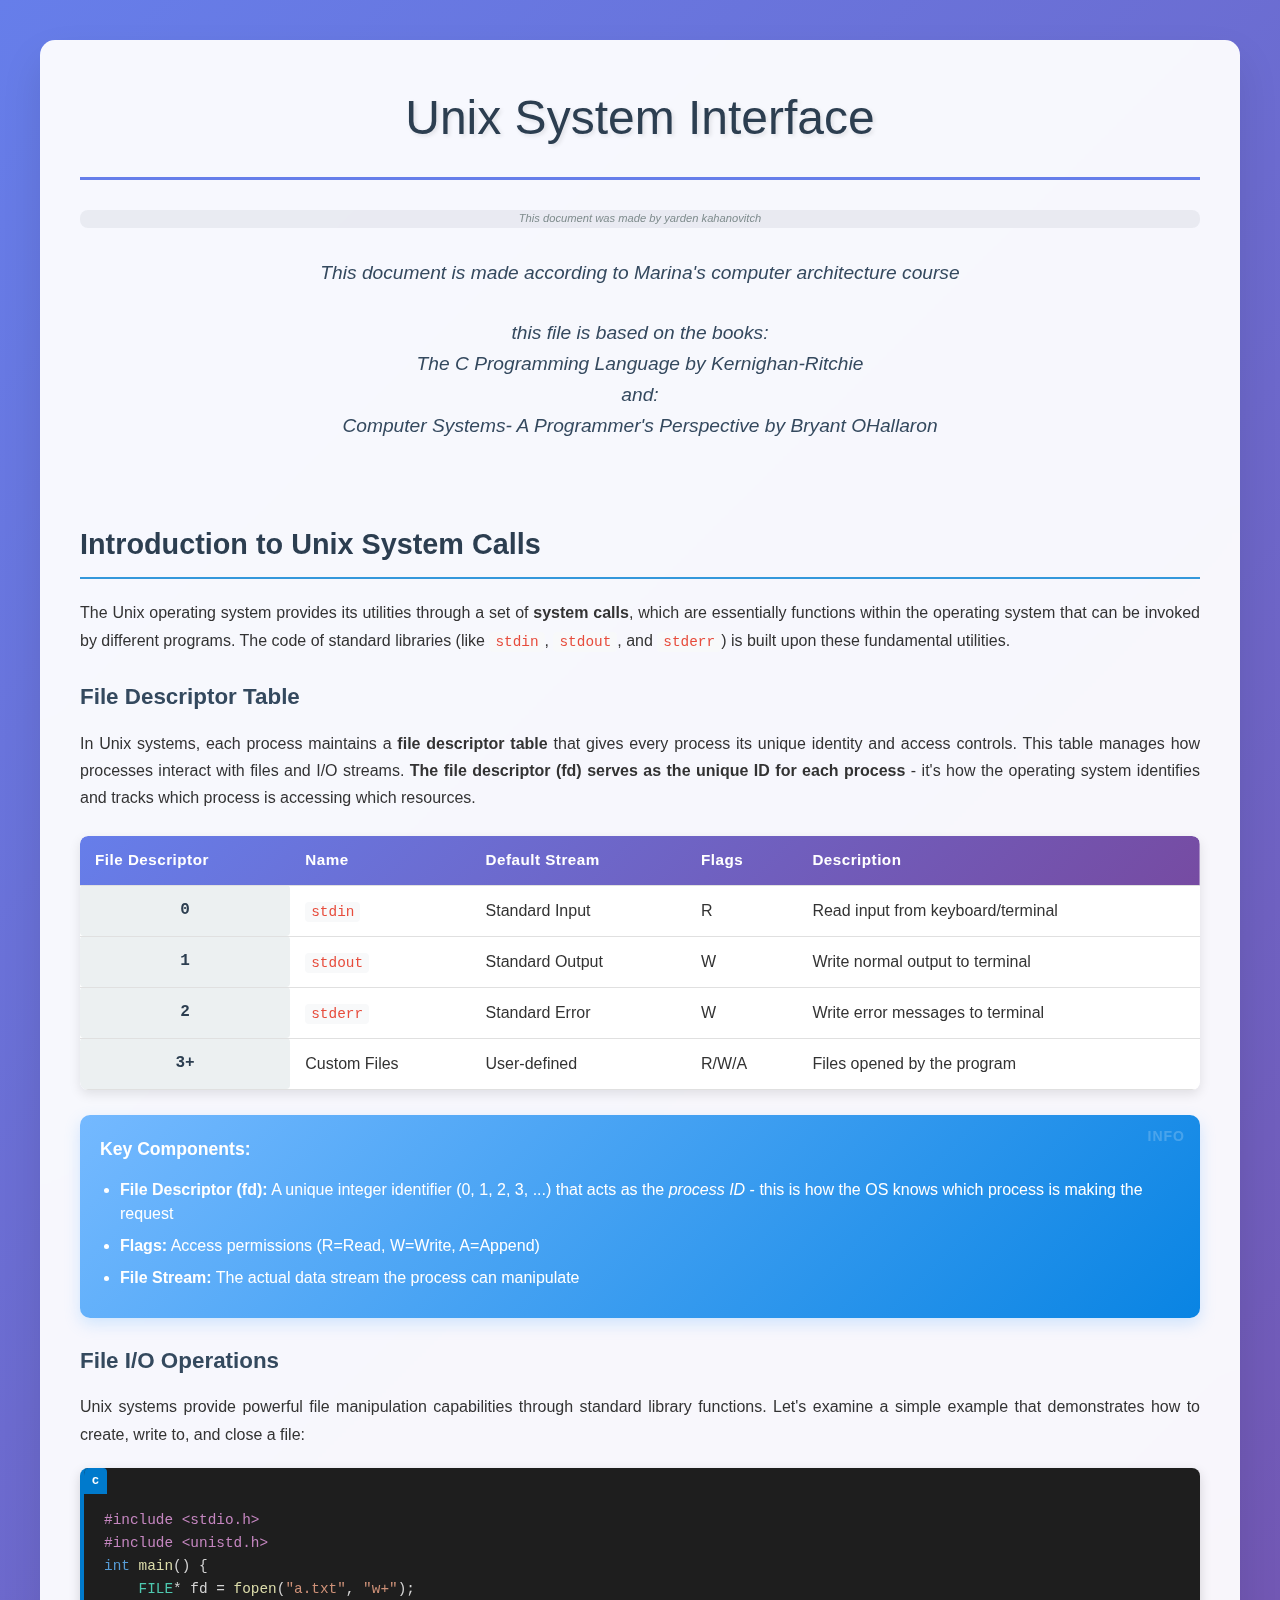
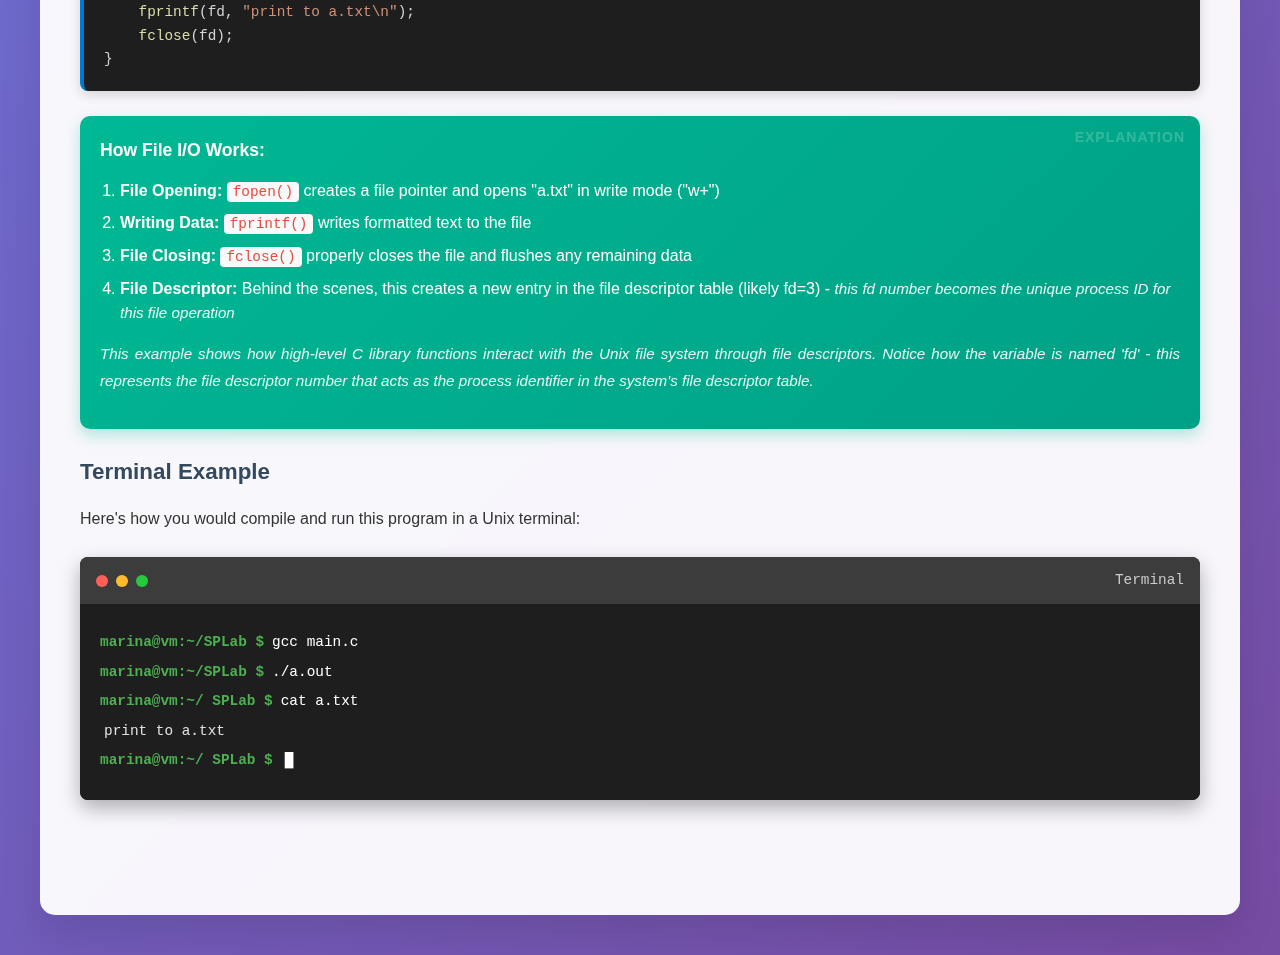
<file: index.html>
<!DOCTYPE html>
<html lang="en">
  <head>
    <meta charset="UTF-8" />
    <meta
      name="viewport"
      content="width=device-width, initial-scale=1.0, user-scalable=yes"
    />
    <title>Unix System Interface</title>
    <link rel="stylesheet" href="styles.css" />
  </head>
  <body>
    <div class="container">
      <h1 class="main-title">Unix System Interface</h1>
      <div class="author">
        <em>This document was made by yarden kahanovitch</em>
      </div>

      <h5 class="subtitle">
        This document is made according to Marina's computer architecture course
      </h5>
      <h5 class="subtitle">
        this file is based on the books: <br />
        The C Programming Language by Kernighan-Ritchie<br />and:<br />Computer
        Systems- A Programmer's Perspective by Bryant OHallaron
      </h5>

      <div class="content-section">
        <h2>Introduction to Unix System Calls</h2>
        <p>
          The Unix operating system provides its utilities through a set of
          <strong>system calls</strong>, which are essentially functions within
          the operating system that can be invoked by different programs. The
          code of standard libraries (like <code>stdin</code>,
          <code>stdout</code>, and <code>stderr</code>) is built upon these
          fundamental utilities.
        </p>

        <h3>File Descriptor Table</h3>
        <p>
          In Unix systems, each process maintains a
          <strong>file descriptor table</strong> that gives every process its
          unique identity and access controls. This table manages how processes
          interact with files and I/O streams.
          <strong
            >The file descriptor (fd) serves as the unique ID for each
            process</strong
          >
          - it's how the operating system identifies and tracks which process is
          accessing which resources.
        </p>

        <div class="table-container">
          <table class="fd-table">
            <thead>
              <tr>
                <th>File Descriptor</th>
                <th>Name</th>
                <th>Default Stream</th>
                <th>Flags</th>
                <th>Description</th>
              </tr>
            </thead>
            <tbody>
              <tr>
                <td class="fd-number">0</td>
                <td><code>stdin</code></td>
                <td>Standard Input</td>
                <td>R</td>
                <td>Read input from keyboard/terminal</td>
              </tr>
              <tr>
                <td class="fd-number">1</td>
                <td><code>stdout</code></td>
                <td>Standard Output</td>
                <td>W</td>
                <td>Write normal output to terminal</td>
              </tr>
              <tr>
                <td class="fd-number">2</td>
                <td><code>stderr</code></td>
                <td>Standard Error</td>
                <td>W</td>
                <td>Write error messages to terminal</td>
              </tr>
              <tr>
                <td class="fd-number">3+</td>
                <td>Custom Files</td>
                <td>User-defined</td>
                <td>R/W/A</td>
                <td>Files opened by the program</td>
              </tr>
            </tbody>
          </table>
        </div>

        <div class="info-box">
          <h4>Key Components:</h4>
          <ul>
            <li>
              <strong>File Descriptor (fd):</strong> A unique integer identifier
              (0, 1, 2, 3, ...) that acts as the <em>process ID</em> - this is
              how the OS knows which process is making the request
            </li>
            <li>
              <strong>Flags:</strong> Access permissions (R=Read, W=Write,
              A=Append)
            </li>
            <li>
              <strong>File Stream:</strong> The actual data stream the process
              can manipulate
            </li>
          </ul>
        </div>

        <h3>File I/O Operations</h3>
        <p>
          Unix systems provide powerful file manipulation capabilities through
          standard library functions. Let's examine a simple example that
          demonstrates how to create, write to, and close a file:
        </p>

        <!-- prettier-ignore -->
        <div class="c-codeblock"><span class="c-preprocessor">#include &lt;stdio.h&gt;</span>
<span class="c-preprocessor">#include &lt;unistd.h&gt;</span>
<span class="c-keyword">int</span> <span class="c-function">main</span>() {
    <span class="c-type">FILE</span>* fd = <span class="c-function">fopen</span>(<span class="c-string">"a.txt"</span>, <span class="c-string">"w+"</span>);
    <span class="c-function">fprintf</span>(fd, <span class="c-string">"print to a.txt\n"</span>);
    <span class="c-function">fclose</span>(fd);
}</div>
        <!-- prettier-ignore-end -->

        <div class="explanation-box">
          <h4>How File I/O Works:</h4>
          <ol>
            <li>
              <strong>File Opening:</strong> <code>fopen()</code> creates a file
              pointer and opens "a.txt" in write mode ("w+")
            </li>
            <li>
              <strong>Writing Data:</strong> <code>fprintf()</code> writes
              formatted text to the file
            </li>
            <li>
              <strong>File Closing:</strong> <code>fclose()</code> properly
              closes the file and flushes any remaining data
            </li>
            <li>
              <strong>File Descriptor:</strong> Behind the scenes, this creates
              a new entry in the file descriptor table (likely fd=3) -
              <em
                >this fd number becomes the unique process ID for this file
                operation</em
              >
            </li>
          </ol>
          <p>
            <em
              >This example shows how high-level C library functions interact
              with the Unix file system through file descriptors. Notice how the
              variable is named 'fd' - this represents the file descriptor
              number that acts as the process identifier in the system's file
              descriptor table.</em
            >
          </p>
        </div>

        <h3>Terminal Example</h3>
        <p>
          Here's how you would compile and run this program in a Unix terminal:
        </p>

        <div class="terminal-window">
          <div class="terminal-header">
            <div class="terminal-buttons">
              <span class="terminal-button red"></span>
              <span class="terminal-button yellow"></span>
              <span class="terminal-button green"></span>
            </div>
            <div class="terminal-title">Terminal</div>
          </div>
          <div class="terminal-content">
            <div class="terminal-line">
              <span class="terminal-prompt">marina@vm:~/SPLab $</span>
              <span class="terminal-command">gcc main.c</span>
            </div>
            <div class="terminal-line">
              <span class="terminal-prompt">marina@vm:~/SPLab $</span>
              <span class="terminal-command">./a.out</span>
            </div>
            <div class="terminal-line">
              <span class="terminal-prompt">marina@vm:~/ SPLab $</span>
              <span class="terminal-command">cat a.txt</span>
            </div>
            <div class="terminal-output">print to a.txt</div>
            <div class="terminal-line">
              <span class="terminal-prompt">marina@vm:~/ SPLab $</span>
              <span class="terminal-cursor">█</span>
            </div>
          </div>
        </div>
      </div>
    </div>
  </body>
</html>
</file>
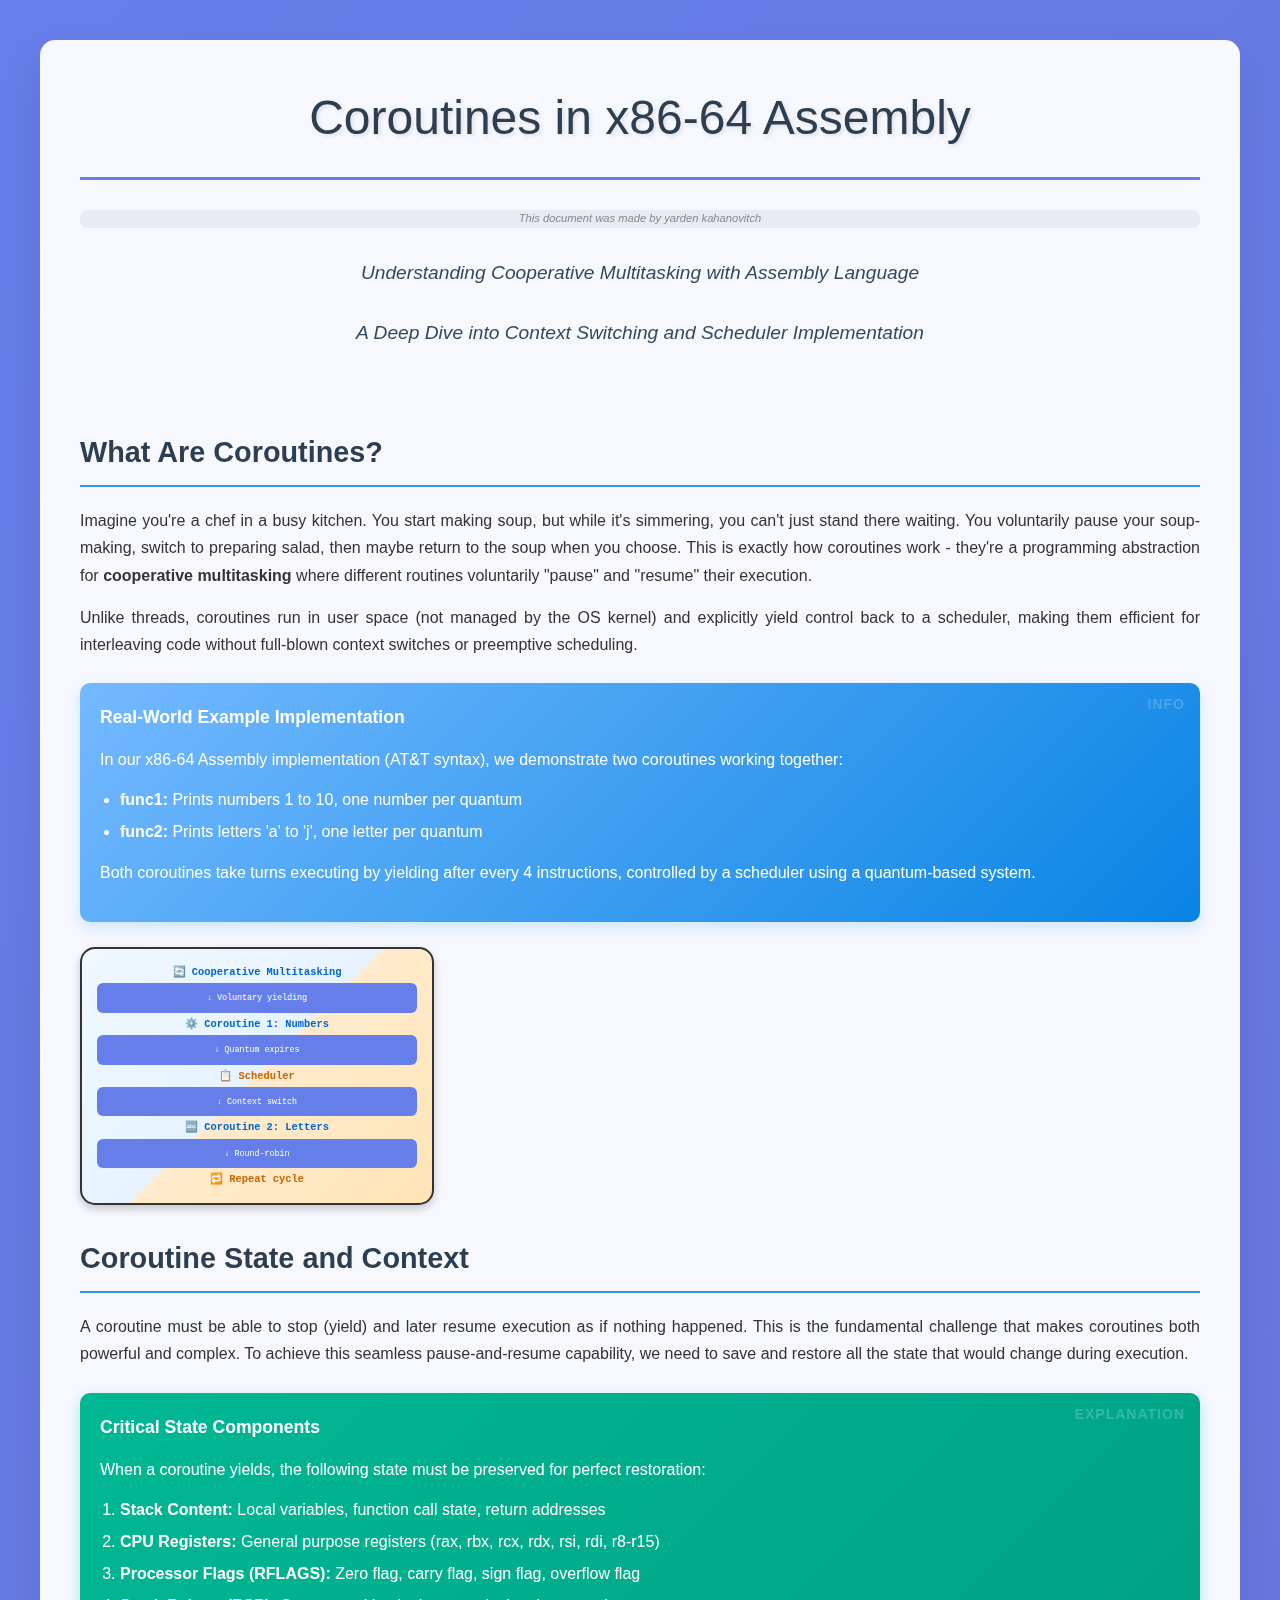
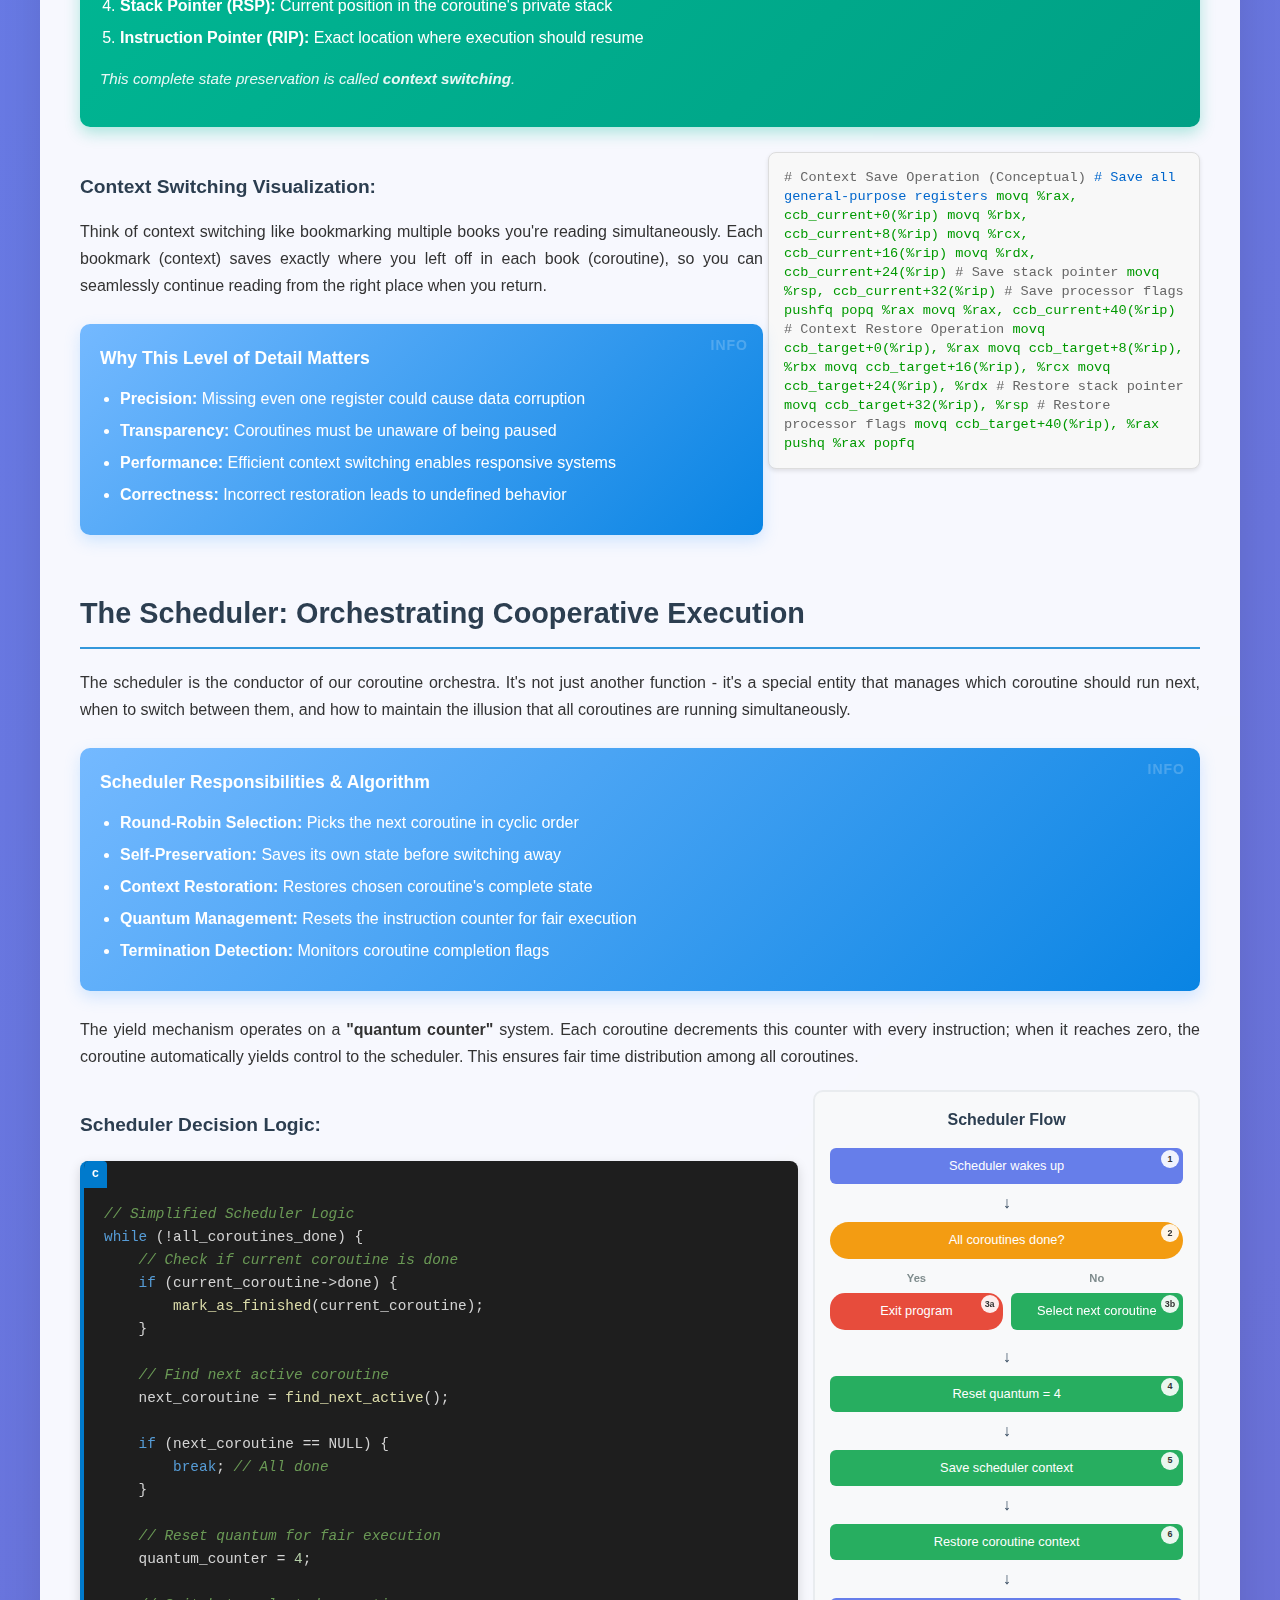
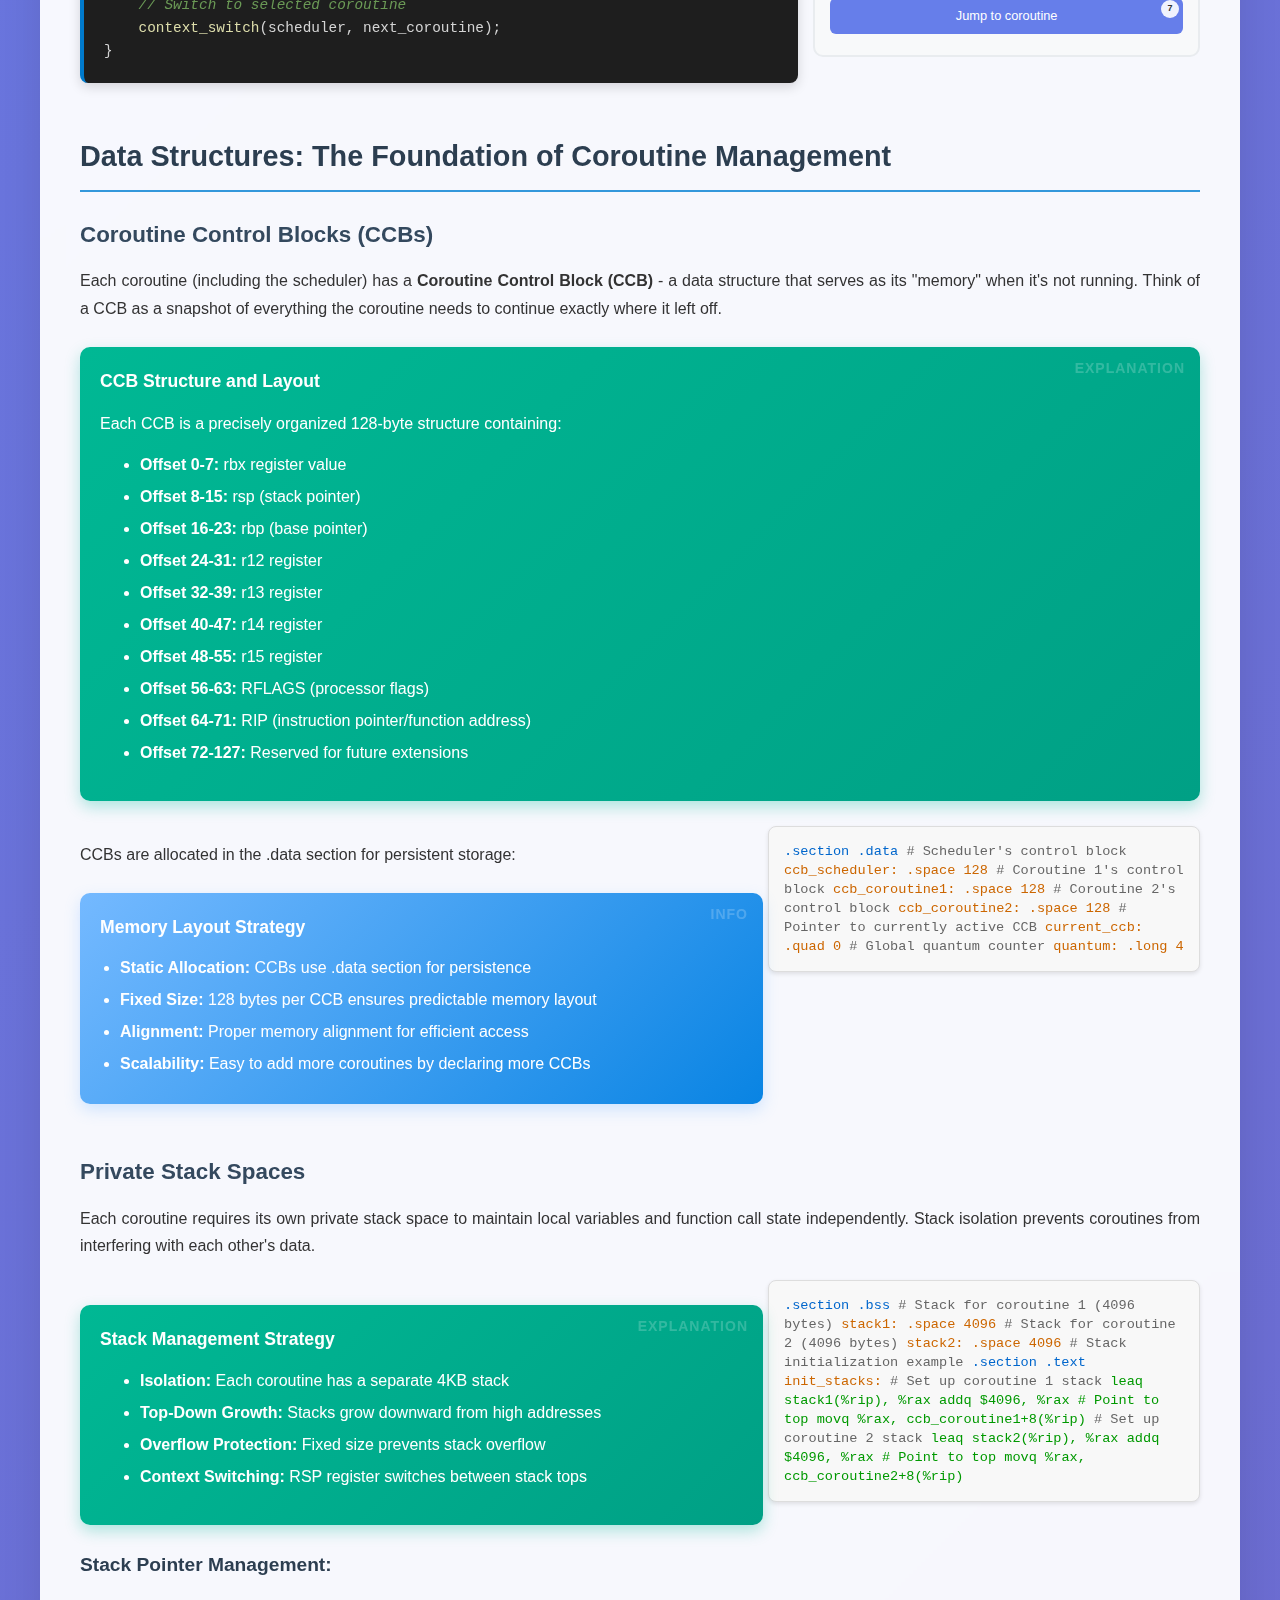
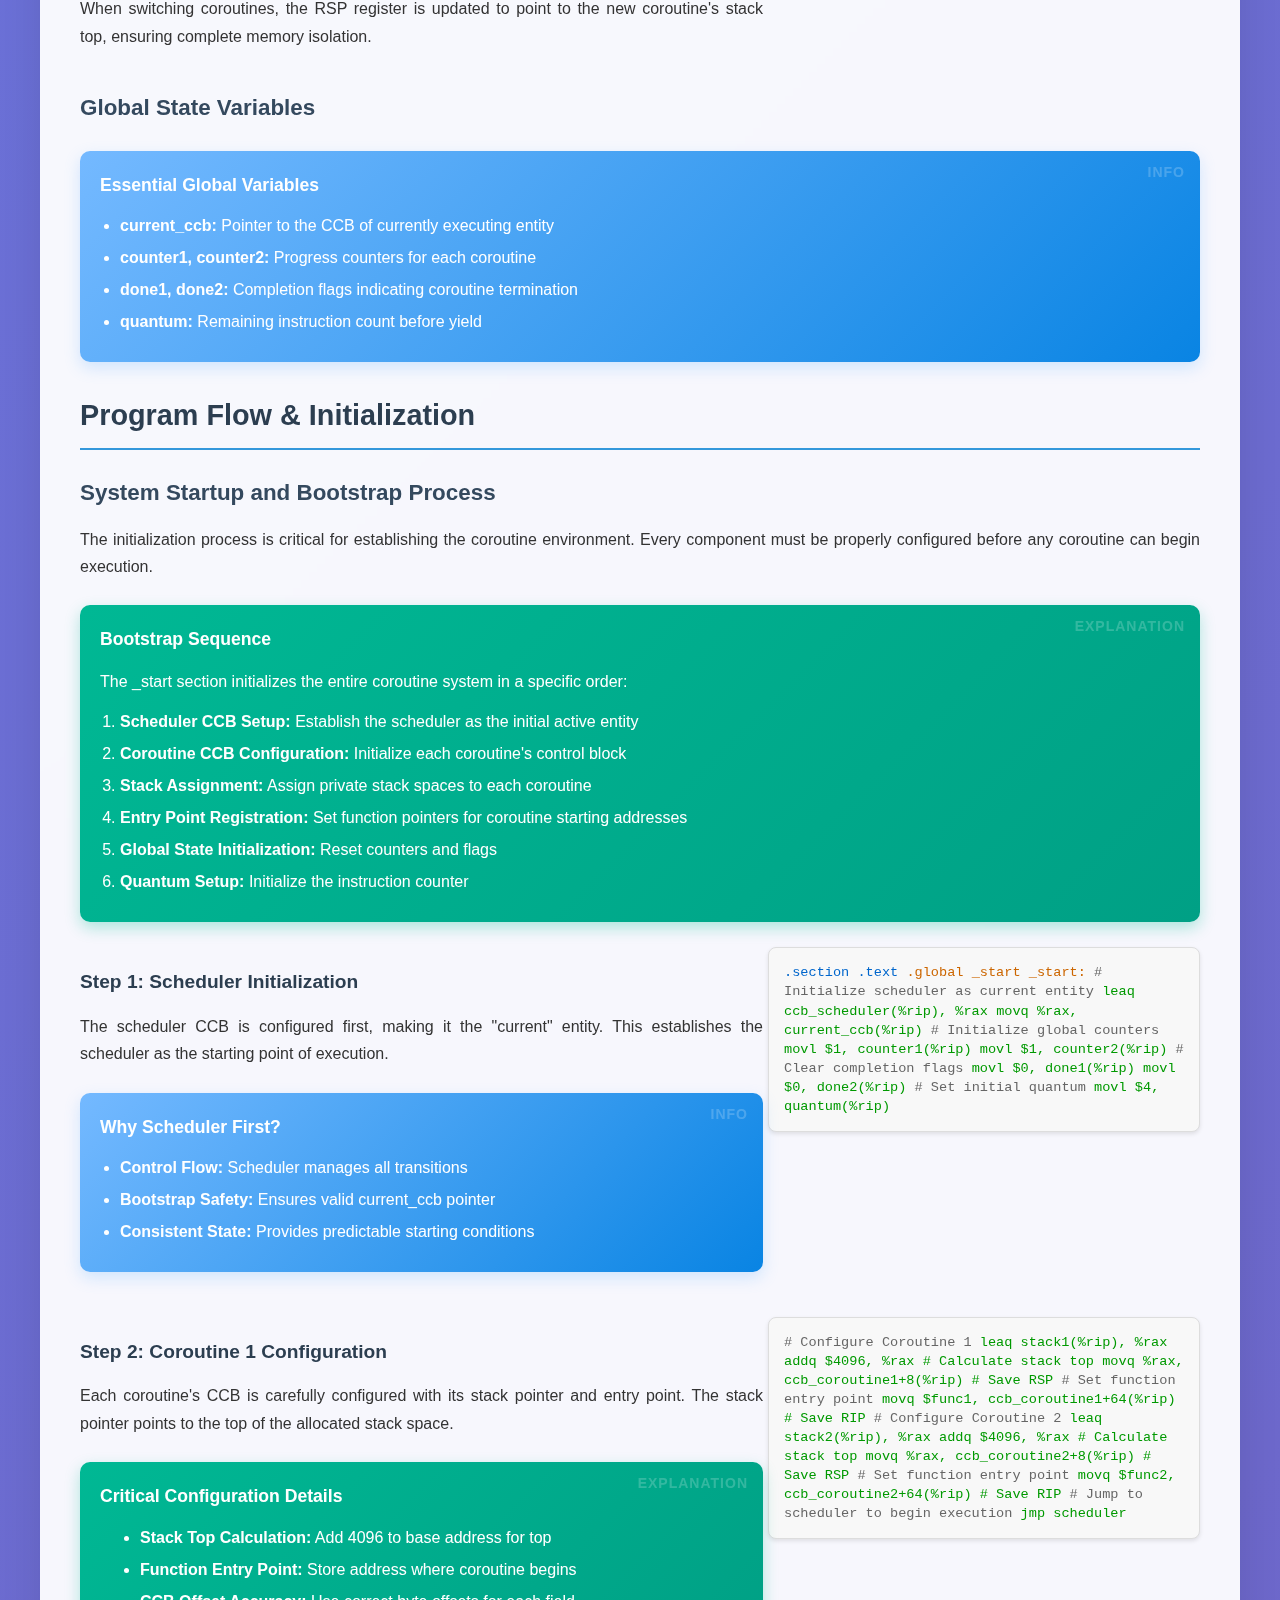
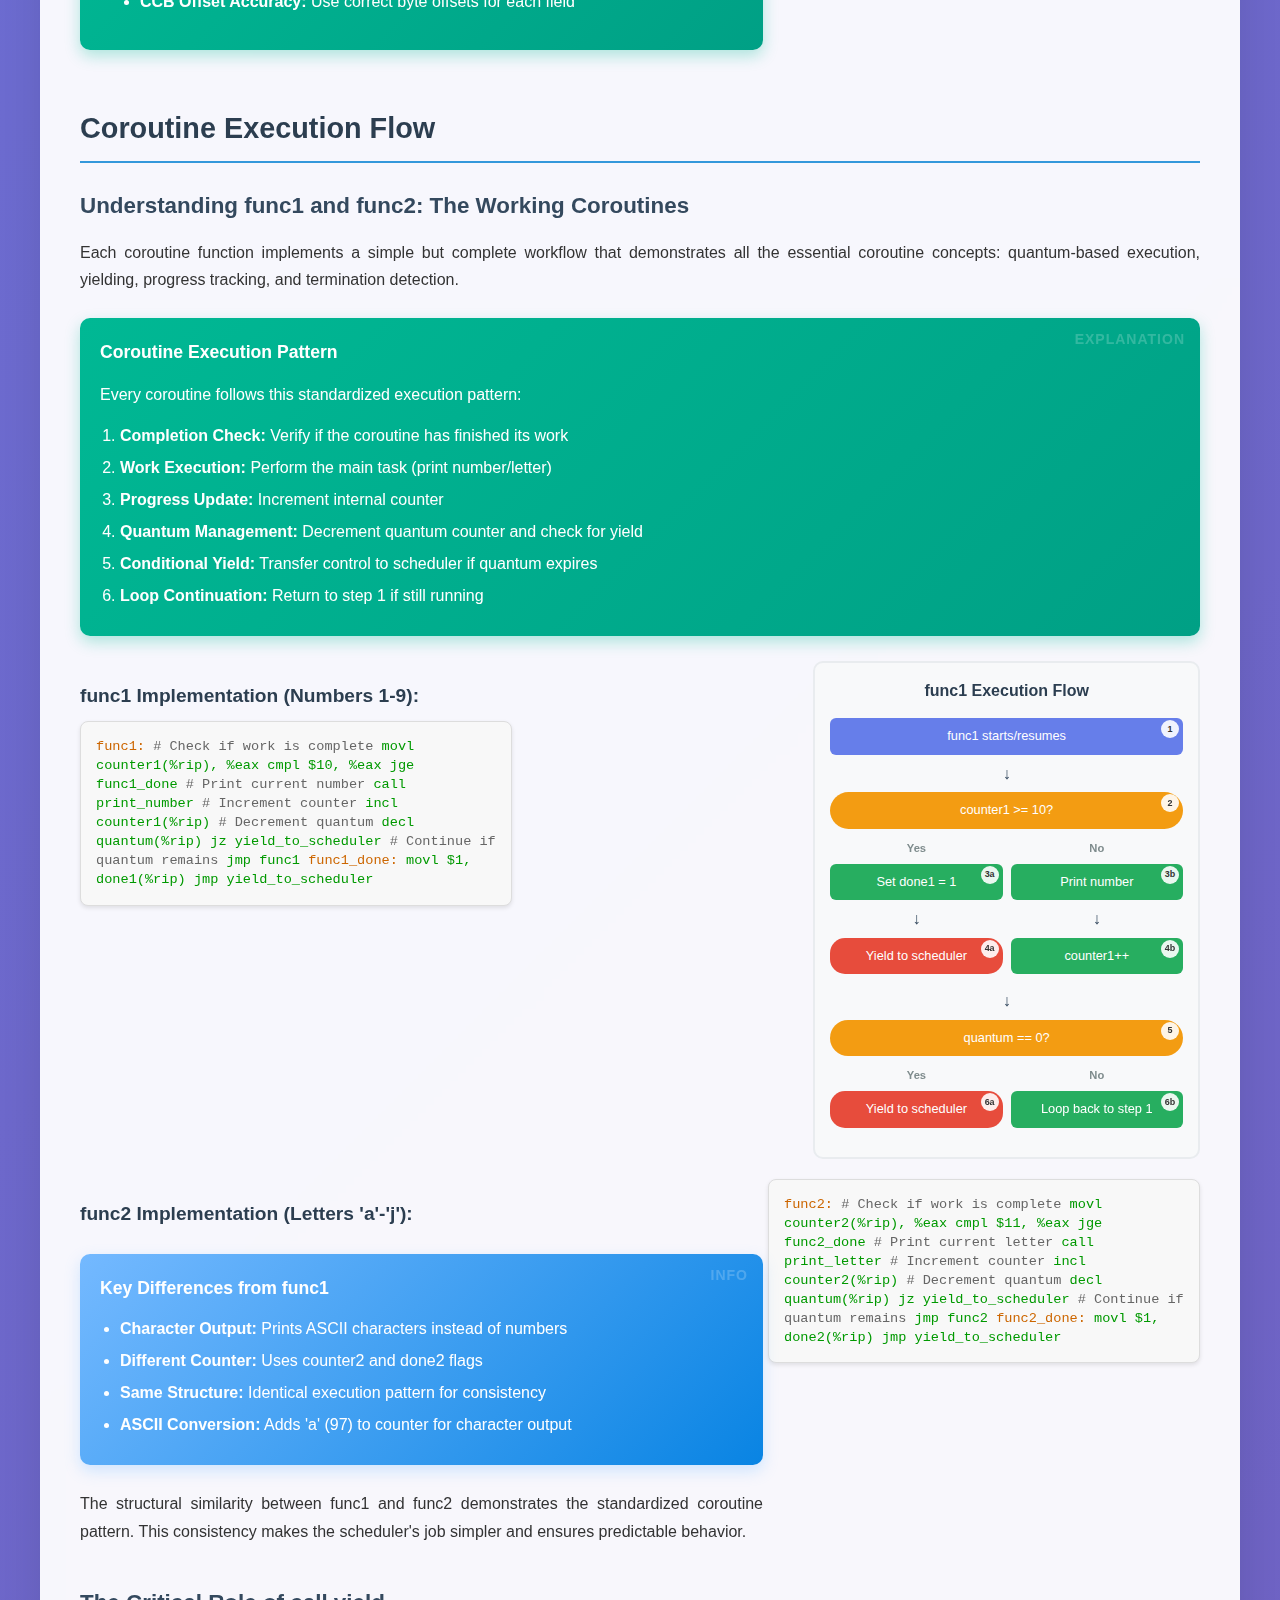
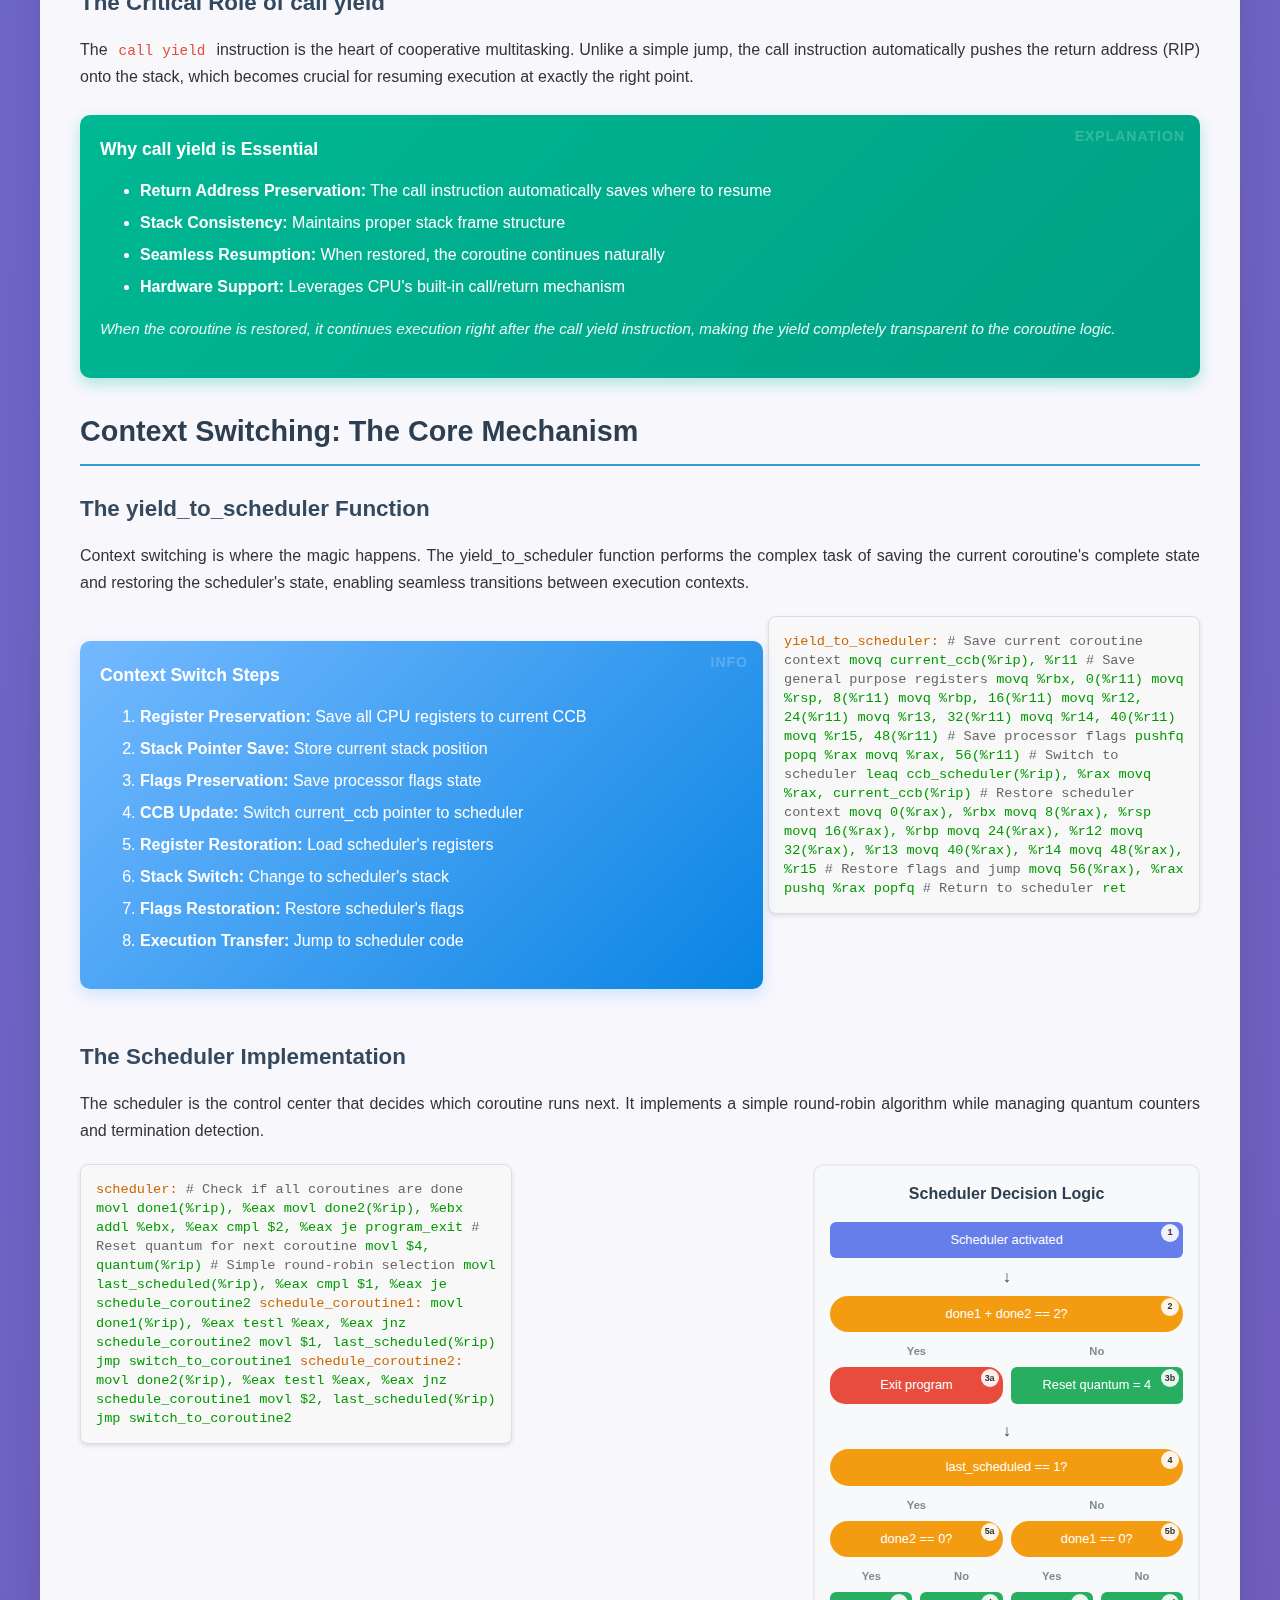
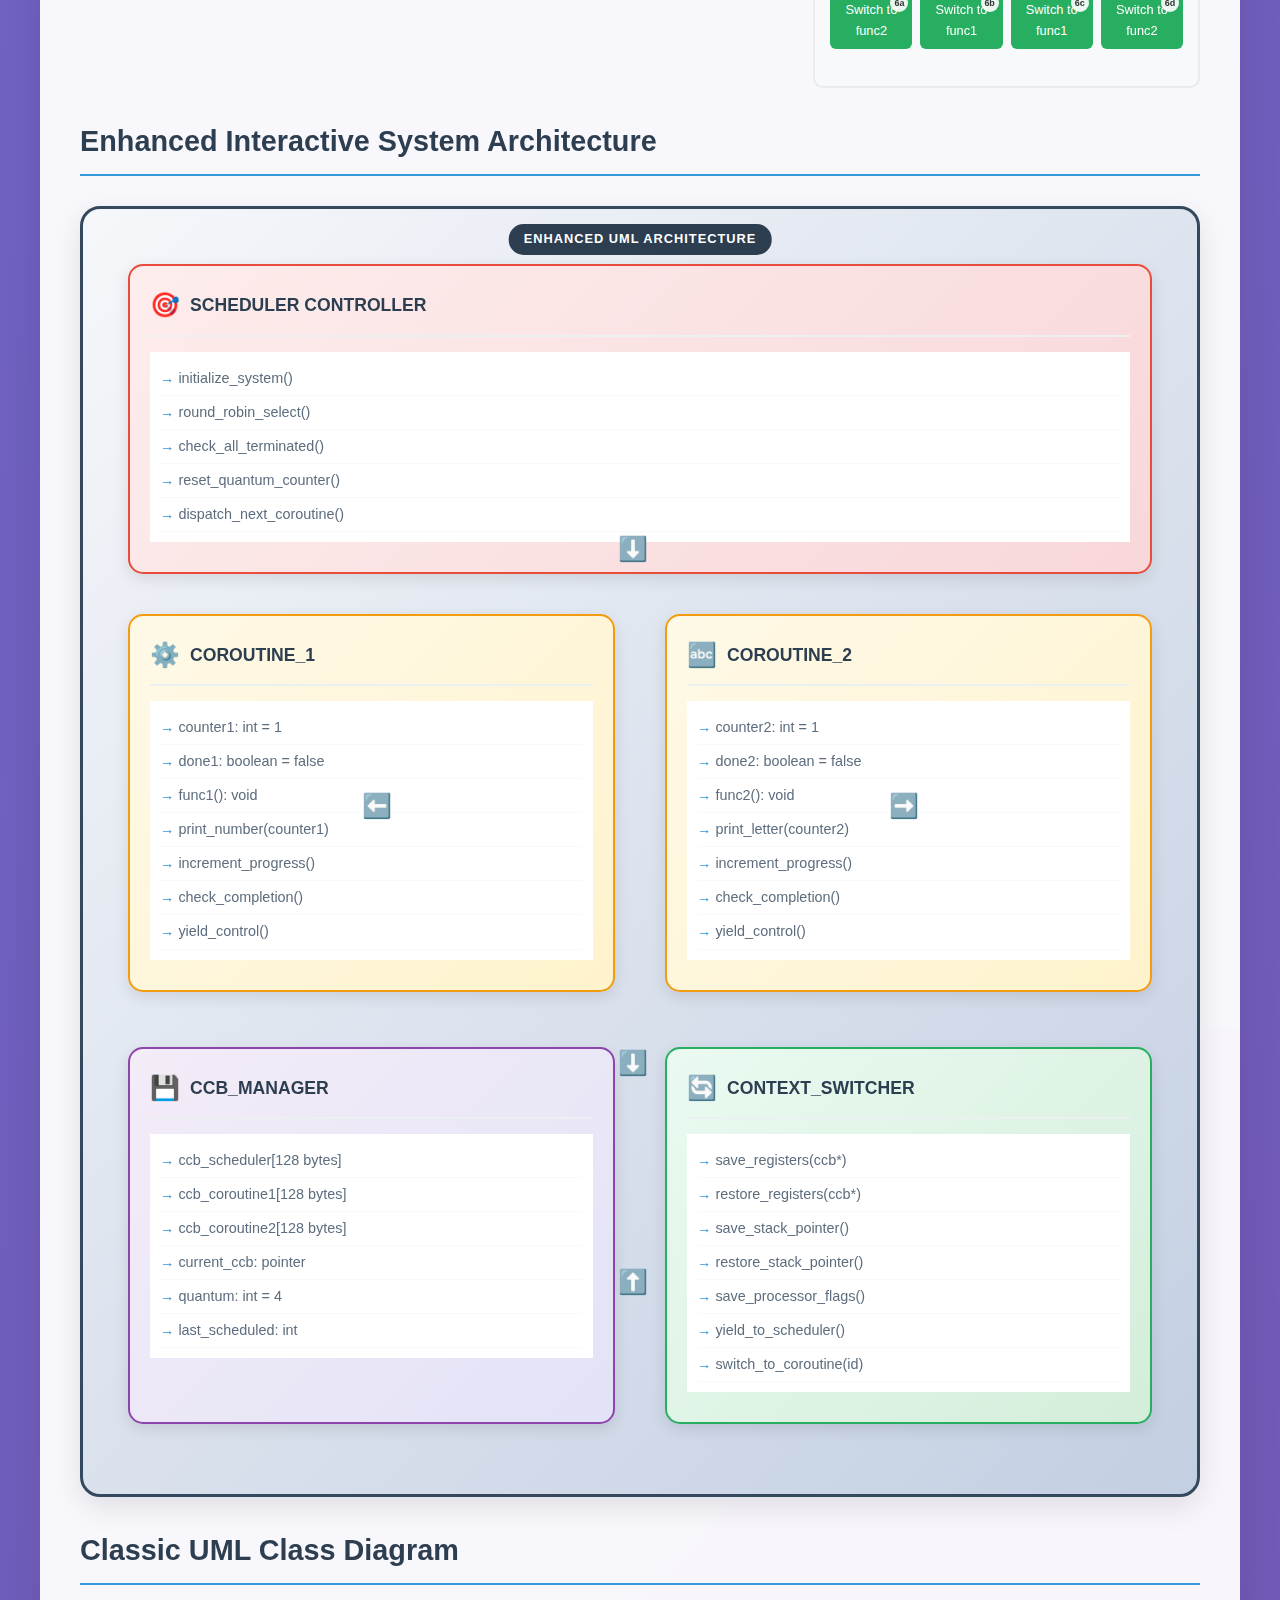
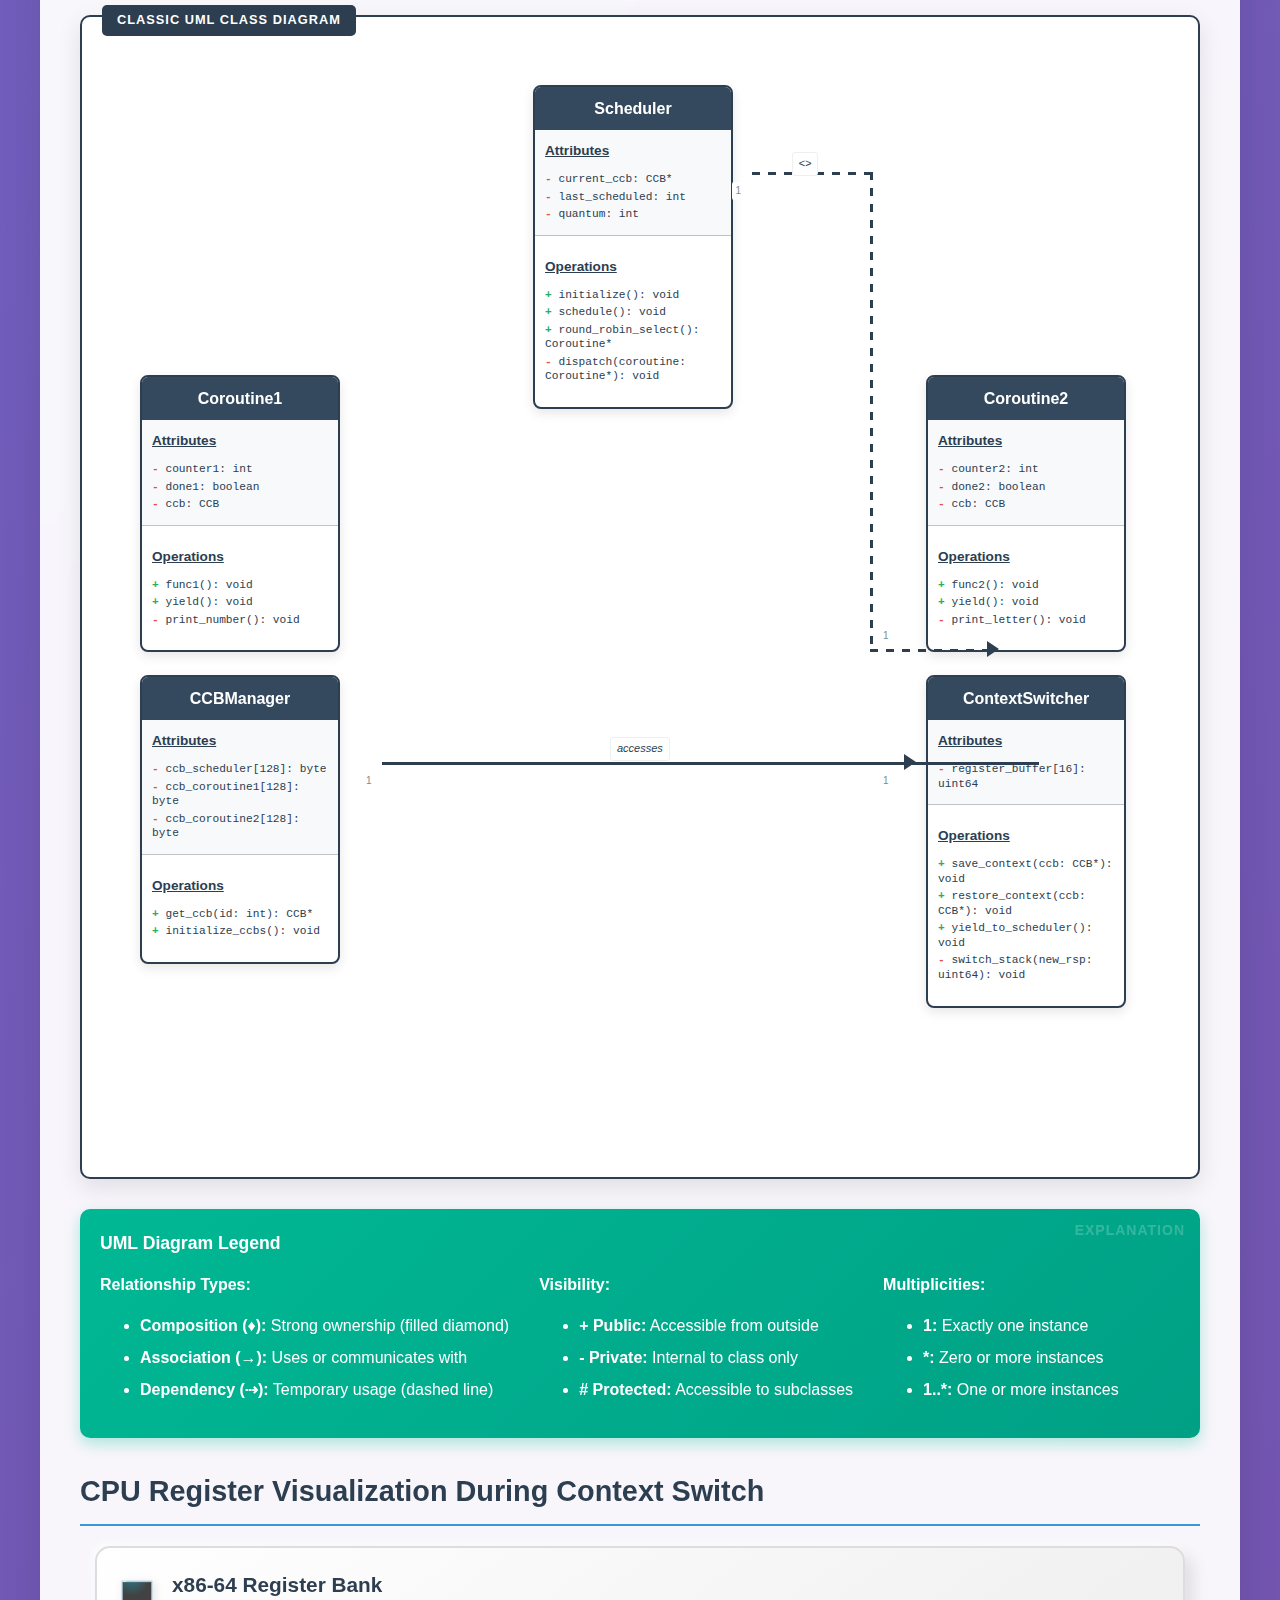
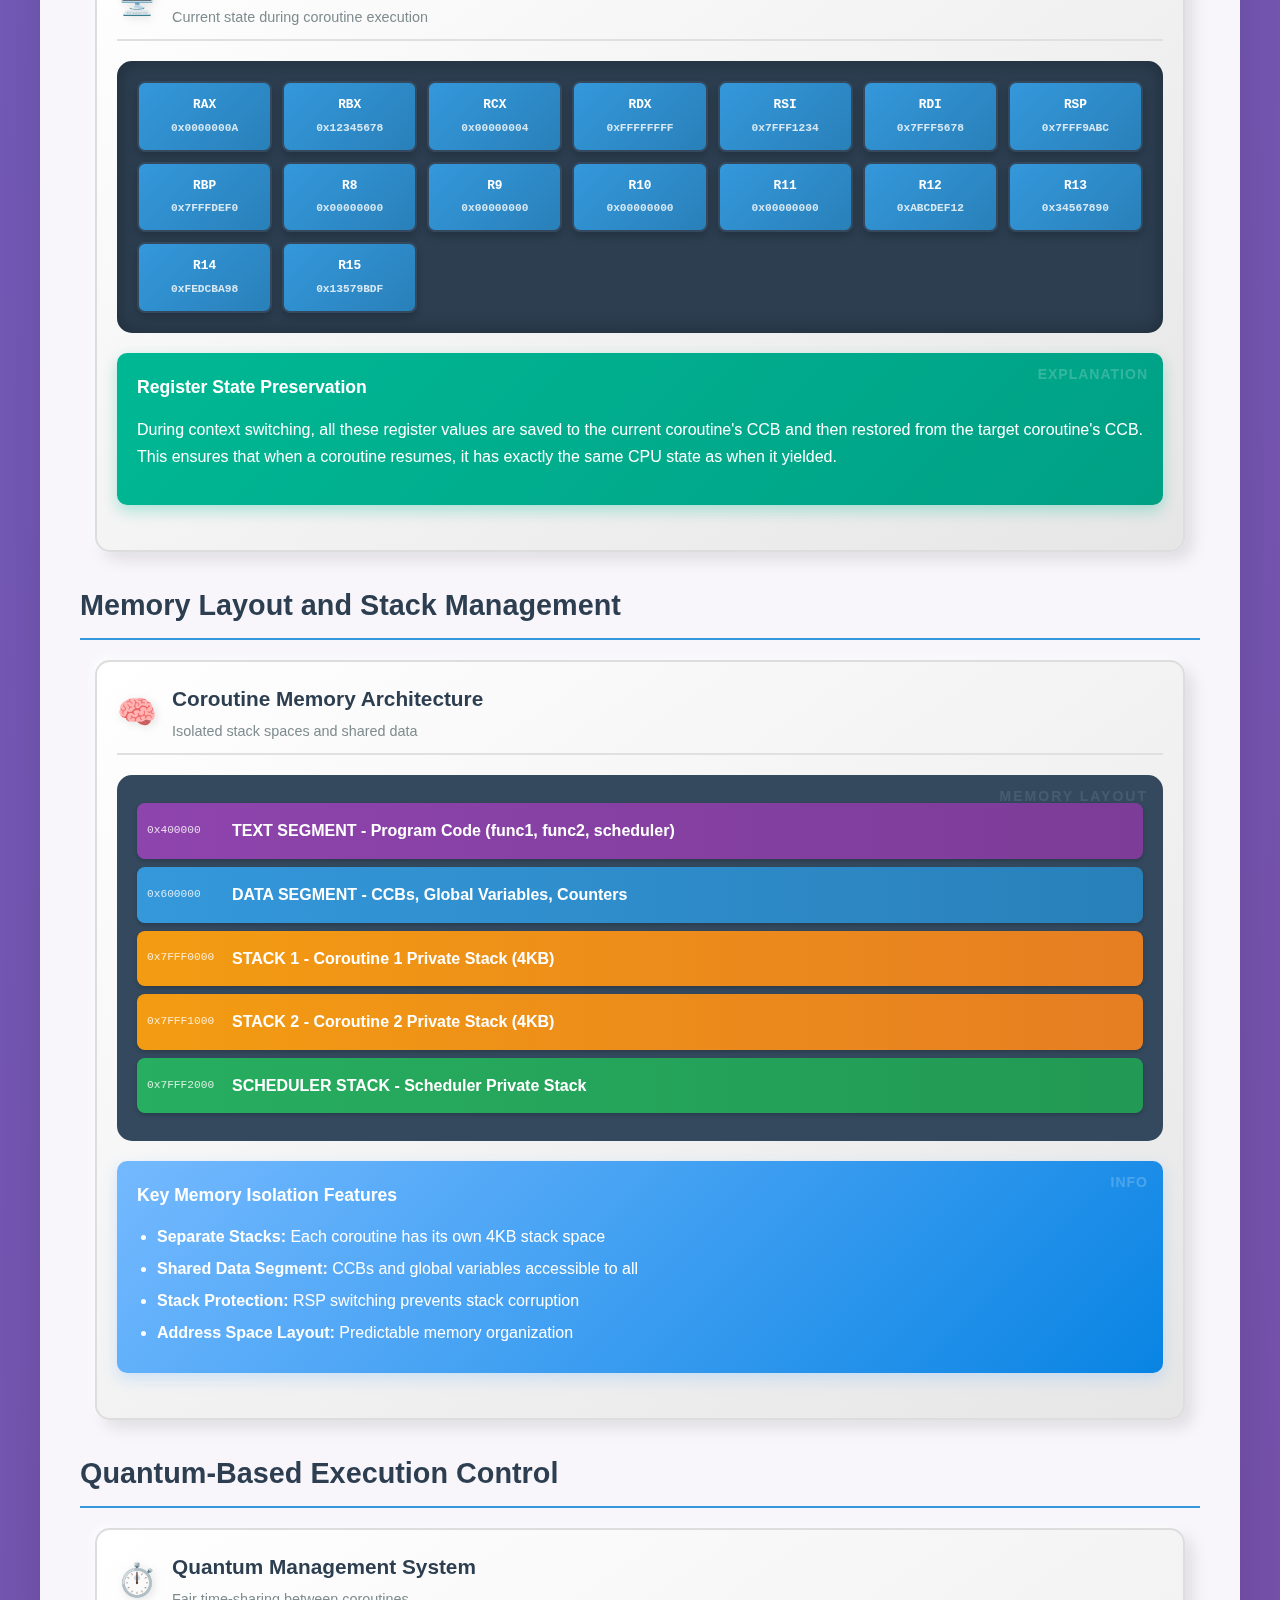
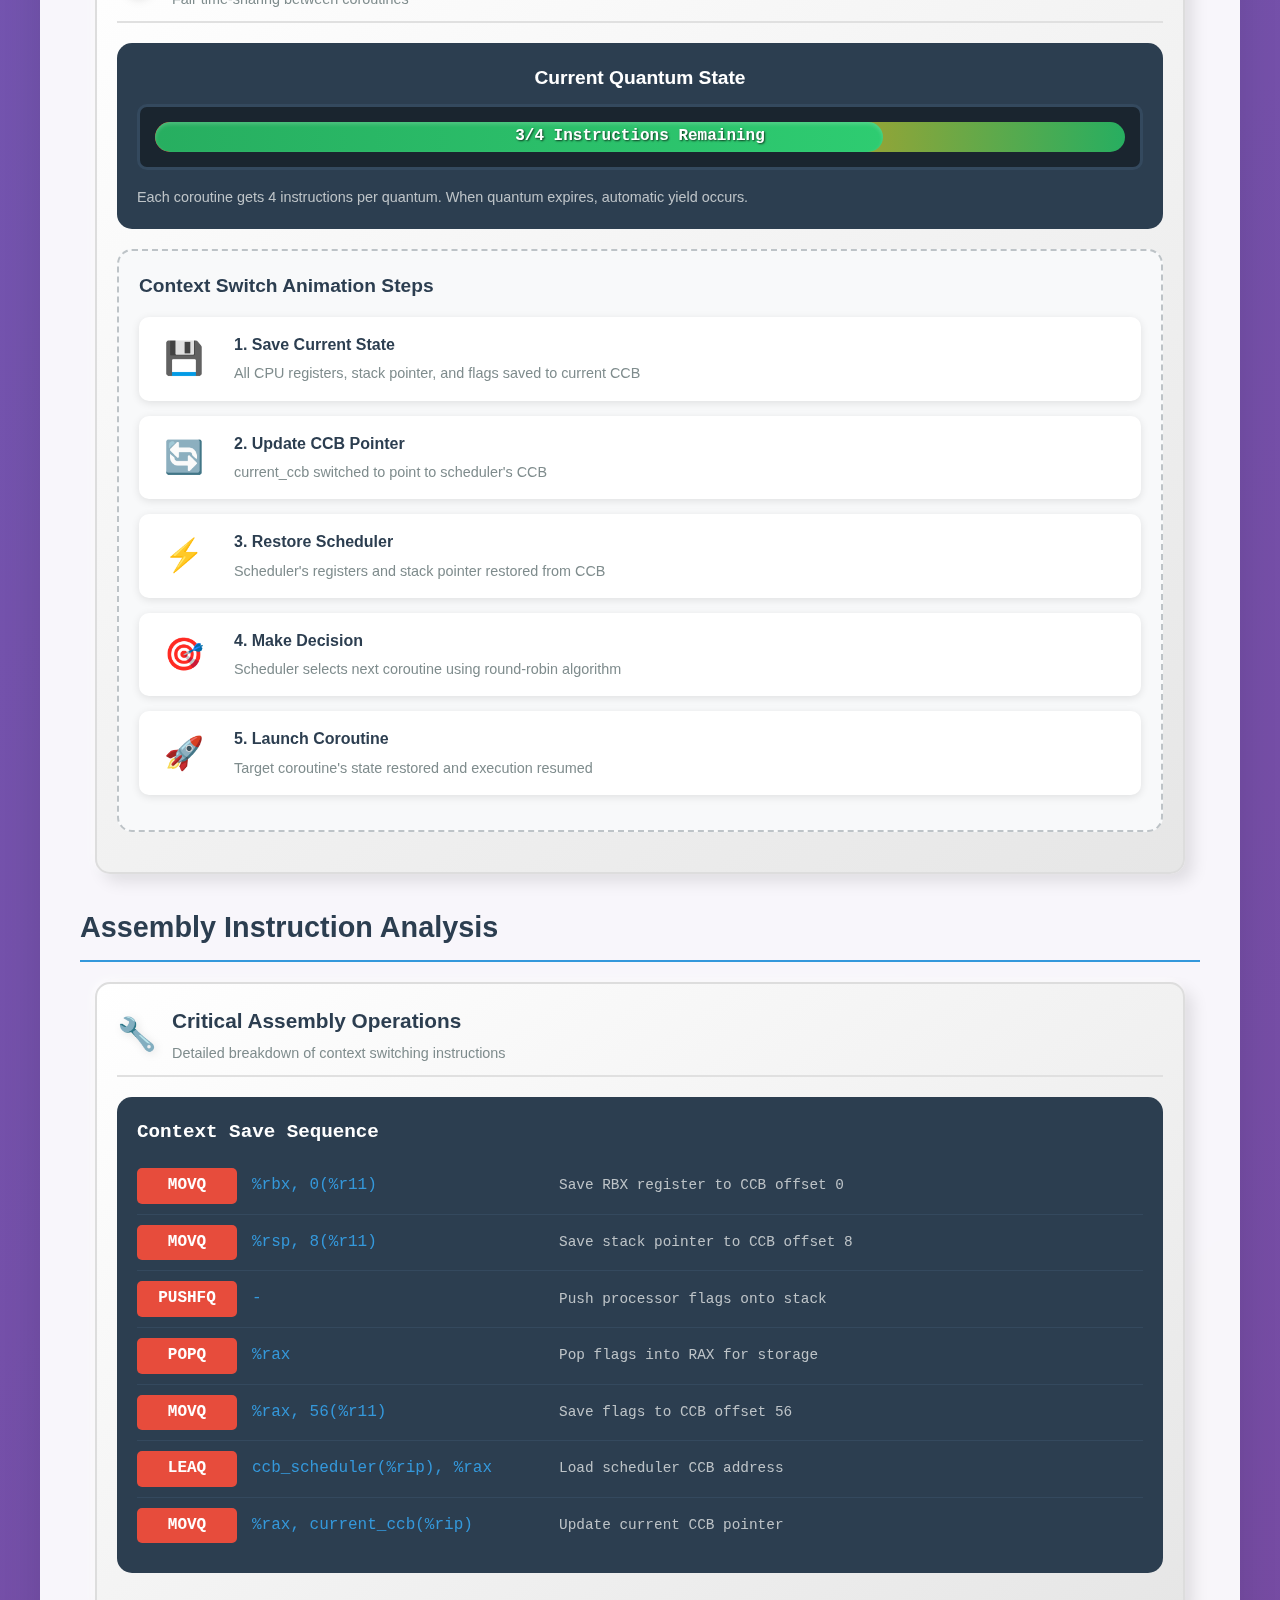
<file: new-web-page.html>
<!DOCTYPE html>
<html lang="en">
  <head>
    <meta charset="UTF-8" />
    <meta
      name="viewport"
      content="width=device-width, initial-scale=1.0, user-scalable=yes"
    />
    <title>Coroutines in x86-64 Assembly</title>
    <link rel="stylesheet" href="styles.css" />
    <link rel="stylesheet" href="uml-arrows-clean.css" />
  </head>
  <body>
    <div class="container">
      <h1 class="main-title">Coroutines in x86-64 Assembly</h1>
      <div class="author">
        <em>This document was made by yarden kahanovitch</em>
      </div>

      <h5 class="subtitle">
        Understanding Cooperative Multitasking with Assembly Language
      </h5>
      <h5 class="subtitle">
        A Deep Dive into Context Switching and Scheduler Implementation
      </h5>

      <div class="content-section">
        <h2>What Are Coroutines?</h2>

        <p>
          Imagine you're a chef in a busy kitchen. You start making soup, but
          while it's simmering, you can't just stand there waiting. You
          voluntarily pause your soup-making, switch to preparing salad, then
          maybe return to the soup when you choose. This is exactly how
          coroutines work - they're a programming abstraction for
          <strong>cooperative multitasking</strong> where different routines
          voluntarily "pause" and "resume" their execution.
        </p>

        <p>
          Unlike threads, coroutines run in user space (not managed by the OS
          kernel) and explicitly yield control back to a scheduler, making them
          efficient for interleaving code without full-blown context switches or
          preemptive scheduling.
        </p>

        <div class="info-box">
          <h4>Real-World Example Implementation</h4>
          <p>
            In our x86-64 Assembly implementation (AT&T syntax), we demonstrate
            two coroutines working together:
          </p>
          <ul>
            <li>
              <strong>func1:</strong> Prints numbers 1 to 10, one number per
              quantum
            </li>
            <li>
              <strong>func2:</strong> Prints letters 'a' to 'j', one letter per
              quantum
            </li>
          </ul>
          <p>
            Both coroutines take turns executing by yielding after every 4
            instructions, controlled by a scheduler using a quantum-based
            system.
          </p>
        </div>

        <div class="system-call-diagram">
          <div class="user-layer">🔄 Cooperative Multitasking</div>
          <div class="flow-step">↓ Voluntary yielding</div>
          <div class="user-layer">⚙️ Coroutine 1: Numbers</div>
          <div class="flow-step">↓ Quantum expires</div>
          <div class="kernel-layer">📋 Scheduler</div>
          <div class="flow-step">↓ Context switch</div>
          <div class="user-layer">🔤 Coroutine 2: Letters</div>
          <div class="flow-step">↓ Round-robin</div>
          <div class="kernel-layer">🔁 Repeat cycle</div>
        </div>

        <h2>Coroutine State and Context</h2>

        <p>
          A coroutine must be able to stop (yield) and later resume execution as
          if nothing happened. This is the fundamental challenge that makes
          coroutines both powerful and complex. To achieve this seamless
          pause-and-resume capability, we need to save and restore all the state
          that would change during execution.
        </p>

        <div class="explanation-box">
          <h4>Critical State Components</h4>
          <p>
            When a coroutine yields, the following state must be preserved for
            perfect restoration:
          </p>
          <ol>
            <li>
              <strong>Stack Content:</strong> Local variables, function call
              state, return addresses
            </li>
            <li>
              <strong>CPU Registers:</strong> General purpose registers (rax,
              rbx, rcx, rdx, rsi, rdi, r8-r15)
            </li>
            <li>
              <strong>Processor Flags (RFLAGS):</strong> Zero flag, carry flag,
              sign flag, overflow flag
            </li>
            <li>
              <strong>Stack Pointer (RSP):</strong> Current position in the
              coroutine's private stack
            </li>
            <li>
              <strong>Instruction Pointer (RIP):</strong> Exact location where
              execution should resume
            </li>
          </ol>
          <p>
            <em
              >This complete state preservation is called
              <strong>context switching</strong>.</em
            >
          </p>
        </div>

        <div class="side-by-side">
          <div class="left-content">
            <h4>Context Switching Visualization:</h4>
            <p>
              Think of context switching like bookmarking multiple books you're
              reading simultaneously. Each bookmark (context) saves exactly
              where you left off in each book (coroutine), so you can seamlessly
              continue reading from the right place when you return.
            </p>

            <div class="info-box">
              <h4>Why This Level of Detail Matters</h4>
              <ul>
                <li>
                  <strong>Precision:</strong> Missing even one register could
                  cause data corruption
                </li>
                <li>
                  <strong>Transparency:</strong> Coroutines must be unaware of
                  being paused
                </li>
                <li>
                  <strong>Performance:</strong> Efficient context switching
                  enables responsive systems
                </li>
                <li>
                  <strong>Correctness:</strong> Incorrect restoration leads to
                  undefined behavior
                </li>
              </ul>
            </div>
          </div>

          <div class="asm-codeblock">
            <span class="asm-comment"
              ># Context Save Operation (Conceptual)</span
            >
            <span class="asm-section"
              ># Save all general-purpose registers</span
            >
            <span class="asm-instruction">movq %rax, ccb_current+0(%rip)</span>
            <span class="asm-instruction">movq %rbx, ccb_current+8(%rip)</span>
            <span class="asm-instruction">movq %rcx, ccb_current+16(%rip)</span>
            <span class="asm-instruction">movq %rdx, ccb_current+24(%rip)</span>

            <span class="asm-comment"># Save stack pointer</span>
            <span class="asm-instruction">movq %rsp, ccb_current+32(%rip)</span>

            <span class="asm-comment"># Save processor flags</span>
            <span class="asm-instruction">pushfq</span>
            <span class="asm-instruction">popq %rax</span>
            <span class="asm-instruction">movq %rax, ccb_current+40(%rip)</span>

            <span class="asm-comment"># Context Restore Operation</span>
            <span class="asm-instruction">movq ccb_target+0(%rip), %rax</span>
            <span class="asm-instruction">movq ccb_target+8(%rip), %rbx</span>
            <span class="asm-instruction">movq ccb_target+16(%rip), %rcx</span>
            <span class="asm-instruction">movq ccb_target+24(%rip), %rdx</span>

            <span class="asm-comment"># Restore stack pointer</span>
            <span class="asm-instruction">movq ccb_target+32(%rip), %rsp</span>

            <span class="asm-comment"># Restore processor flags</span>
            <span class="asm-instruction">movq ccb_target+40(%rip), %rax</span>
            <span class="asm-instruction">pushq %rax</span>
            <span class="asm-instruction">popfq</span>
          </div>
        </div>

        <h2>The Scheduler: Orchestrating Cooperative Execution</h2>

        <p>
          The scheduler is the conductor of our coroutine orchestra. It's not
          just another function - it's a special entity that manages which
          coroutine should run next, when to switch between them, and how to
          maintain the illusion that all coroutines are running simultaneously.
        </p>

        <div class="info-box">
          <h4>Scheduler Responsibilities & Algorithm</h4>
          <ul>
            <li>
              <strong>Round-Robin Selection:</strong> Picks the next coroutine
              in cyclic order
            </li>
            <li>
              <strong>Self-Preservation:</strong> Saves its own state before
              switching away
            </li>
            <li>
              <strong>Context Restoration:</strong> Restores chosen coroutine's
              complete state
            </li>
            <li>
              <strong>Quantum Management:</strong> Resets the instruction
              counter for fair execution
            </li>
            <li>
              <strong>Termination Detection:</strong> Monitors coroutine
              completion flags
            </li>
          </ul>
        </div>

        <p>
          The yield mechanism operates on a
          <strong>"quantum counter"</strong> system. Each coroutine decrements
          this counter with every instruction; when it reaches zero, the
          coroutine automatically yields control to the scheduler. This ensures
          fair time distribution among all coroutines.
        </p>

        <div class="flowchart-container">
          <div class="code-half">
            <h4>Scheduler Decision Logic:</h4>
            <!-- prettier-ignore -->
            <div class="c-codeblock"><span class="c-comment">// Simplified Scheduler Logic</span>
<span class="c-keyword">while</span> (!all_coroutines_done) {
    <span class="c-comment">// Check if current coroutine is done</span>
    <span class="c-keyword">if</span> (current_coroutine->done) {
        <span class="c-function">mark_as_finished</span>(current_coroutine);
    }
    
    <span class="c-comment">// Find next active coroutine</span>
    next_coroutine = <span class="c-function">find_next_active</span>();
    
    <span class="c-keyword">if</span> (next_coroutine == <span class="c-constant">NULL</span>) {
        <span class="c-keyword">break</span>; <span class="c-comment">// All done</span>
    }
    
    <span class="c-comment">// Reset quantum for fair execution</span>
    quantum_counter = <span class="c-number">4</span>;
    
    <span class="c-comment">// Switch to selected coroutine</span>
    <span class="c-function">context_switch</span>(scheduler, next_coroutine);
}</div>
          </div>

          <div class="flowchart-half">
            <div class="flowchart">
              <div class="flowchart-title">Scheduler Flow</div>

              <div class="flow-step">
                <div class="step-number">1</div>
                Scheduler wakes up
              </div>
              <div class="flow-arrow">↓</div>

              <div class="flow-decision">
                <div class="step-number">2</div>
                All coroutines done?
              </div>

              <div class="flow-split">
                <div class="flow-branch">
                  <div class="branch-label">Yes</div>
                  <div class="flow-terminator">
                    <div class="step-number">3a</div>
                    Exit program
                  </div>
                </div>
                <div class="flow-branch">
                  <div class="branch-label">No</div>
                  <div class="flow-process">
                    <div class="step-number">3b</div>
                    Select next coroutine
                  </div>
                </div>
              </div>

              <div class="flow-arrow">↓</div>
              <div class="flow-process">
                <div class="step-number">4</div>
                Reset quantum = 4
              </div>
              <div class="flow-arrow">↓</div>

              <div class="flow-process">
                <div class="step-number">5</div>
                Save scheduler context
              </div>
              <div class="flow-arrow">↓</div>

              <div class="flow-process">
                <div class="step-number">6</div>
                Restore coroutine context
              </div>
              <div class="flow-arrow">↓</div>

              <div class="flow-step">
                <div class="step-number">7</div>
                Jump to coroutine
              </div>
            </div>
          </div>
        </div>

        <h2>Data Structures: The Foundation of Coroutine Management</h2>

        <h3>Coroutine Control Blocks (CCBs)</h3>

        <p>
          Each coroutine (including the scheduler) has a
          <strong>Coroutine Control Block (CCB)</strong> - a data structure that
          serves as its "memory" when it's not running. Think of a CCB as a
          snapshot of everything the coroutine needs to continue exactly where
          it left off.
        </p>

        <div class="explanation-box">
          <h4>CCB Structure and Layout</h4>
          <p>
            Each CCB is a precisely organized 128-byte structure containing:
          </p>
          <ul>
            <li><strong>Offset 0-7:</strong> rbx register value</li>
            <li><strong>Offset 8-15:</strong> rsp (stack pointer)</li>
            <li><strong>Offset 16-23:</strong> rbp (base pointer)</li>
            <li><strong>Offset 24-31:</strong> r12 register</li>
            <li><strong>Offset 32-39:</strong> r13 register</li>
            <li><strong>Offset 40-47:</strong> r14 register</li>
            <li><strong>Offset 48-55:</strong> r15 register</li>
            <li><strong>Offset 56-63:</strong> RFLAGS (processor flags)</li>
            <li>
              <strong>Offset 64-71:</strong> RIP (instruction pointer/function
              address)
            </li>
            <li>
              <strong>Offset 72-127:</strong> Reserved for future extensions
            </li>
          </ul>
        </div>

        <div class="side-by-side">
          <div class="left-content">
            <p>
              CCBs are allocated in the .data section for persistent storage:
            </p>

            <div class="info-box">
              <h4>Memory Layout Strategy</h4>
              <ul>
                <li>
                  <strong>Static Allocation:</strong> CCBs use .data section for
                  persistence
                </li>
                <li>
                  <strong>Fixed Size:</strong> 128 bytes per CCB ensures
                  predictable memory layout
                </li>
                <li>
                  <strong>Alignment:</strong> Proper memory alignment for
                  efficient access
                </li>
                <li>
                  <strong>Scalability:</strong> Easy to add more coroutines by
                  declaring more CCBs
                </li>
              </ul>
            </div>
          </div>

          <div class="asm-codeblock">
            <span class="asm-section">.section .data</span>

            <span class="asm-comment"># Scheduler's control block</span>
            <span class="asm-data">ccb_scheduler: .space 128</span>

            <span class="asm-comment"># Coroutine 1's control block</span>
            <span class="asm-data">ccb_coroutine1: .space 128</span>

            <span class="asm-comment"># Coroutine 2's control block</span>
            <span class="asm-data">ccb_coroutine2: .space 128</span>

            <span class="asm-comment"># Pointer to currently active CCB</span>
            <span class="asm-data">current_ccb: .quad 0</span>

            <span class="asm-comment"># Global quantum counter</span>
            <span class="asm-data">quantum: .long 4</span>
          </div>
        </div>

        <h3>Private Stack Spaces</h3>

        <p>
          Each coroutine requires its own private stack space to maintain local
          variables and function call state independently. Stack isolation
          prevents coroutines from interfering with each other's data.
        </p>

        <div class="side-by-side">
          <div class="left-content">
            <div class="explanation-box">
              <h4>Stack Management Strategy</h4>
              <ul>
                <li>
                  <strong>Isolation:</strong> Each coroutine has a separate 4KB
                  stack
                </li>
                <li>
                  <strong>Top-Down Growth:</strong> Stacks grow downward from
                  high addresses
                </li>
                <li>
                  <strong>Overflow Protection:</strong> Fixed size prevents
                  stack overflow
                </li>
                <li>
                  <strong>Context Switching:</strong> RSP register switches
                  between stack tops
                </li>
              </ul>
            </div>

            <h4>Stack Pointer Management:</h4>
            <p>
              When switching coroutines, the RSP register is updated to point to
              the new coroutine's stack top, ensuring complete memory isolation.
            </p>
          </div>

          <div class="asm-codeblock">
            <span class="asm-section">.section .bss</span>

            <span class="asm-comment"
              ># Stack for coroutine 1 (4096 bytes)</span
            >
            <span class="asm-data">stack1: .space 4096</span>

            <span class="asm-comment"
              ># Stack for coroutine 2 (4096 bytes)</span
            >
            <span class="asm-data">stack2: .space 4096</span>

            <span class="asm-comment"># Stack initialization example</span>
            <span class="asm-section">.section .text</span>
            <span class="asm-label">init_stacks:</span>
            <span class="asm-comment"># Set up coroutine 1 stack</span>
            <span class="asm-instruction">leaq stack1(%rip), %rax</span>
            <span class="asm-instruction">addq $4096, %rax # Point to top</span>
            <span class="asm-instruction"
              >movq %rax, ccb_coroutine1+8(%rip)</span
            >

            <span class="asm-comment"># Set up coroutine 2 stack</span>
            <span class="asm-instruction">leaq stack2(%rip), %rax</span>
            <span class="asm-instruction">addq $4096, %rax # Point to top</span>
            <span class="asm-instruction"
              >movq %rax, ccb_coroutine2+8(%rip)</span
            >
          </div>
        </div>

        <h3>Global State Variables</h3>

        <div class="info-box">
          <h4>Essential Global Variables</h4>
          <ul>
            <li>
              <strong>current_ccb:</strong> Pointer to the CCB of currently
              executing entity
            </li>
            <li>
              <strong>counter1, counter2:</strong> Progress counters for each
              coroutine
            </li>
            <li>
              <strong>done1, done2:</strong> Completion flags indicating
              coroutine termination
            </li>
            <li>
              <strong>quantum:</strong> Remaining instruction count before yield
            </li>
          </ul>
        </div>

        <h2>Program Flow & Initialization</h2>

        <h3>System Startup and Bootstrap Process</h3>

        <p>
          The initialization process is critical for establishing the coroutine
          environment. Every component must be properly configured before any
          coroutine can begin execution.
        </p>

        <div class="explanation-box">
          <h4>Bootstrap Sequence</h4>
          <p>
            The _start section initializes the entire coroutine system in a
            specific order:
          </p>
          <ol>
            <li>
              <strong>Scheduler CCB Setup:</strong> Establish the scheduler as
              the initial active entity
            </li>
            <li>
              <strong>Coroutine CCB Configuration:</strong> Initialize each
              coroutine's control block
            </li>
            <li>
              <strong>Stack Assignment:</strong> Assign private stack spaces to
              each coroutine
            </li>
            <li>
              <strong>Entry Point Registration:</strong> Set function pointers
              for coroutine starting addresses
            </li>
            <li>
              <strong>Global State Initialization:</strong> Reset counters and
              flags
            </li>
            <li>
              <strong>Quantum Setup:</strong> Initialize the instruction counter
            </li>
          </ol>
        </div>

        <div class="side-by-side">
          <div class="left-content">
            <h4>Step 1: Scheduler Initialization</h4>
            <p>
              The scheduler CCB is configured first, making it the "current"
              entity. This establishes the scheduler as the starting point of
              execution.
            </p>

            <div class="info-box">
              <h4>Why Scheduler First?</h4>
              <ul>
                <li>
                  <strong>Control Flow:</strong> Scheduler manages all
                  transitions
                </li>
                <li>
                  <strong>Bootstrap Safety:</strong> Ensures valid current_ccb
                  pointer
                </li>
                <li>
                  <strong>Consistent State:</strong> Provides predictable
                  starting conditions
                </li>
              </ul>
            </div>
          </div>

          <div class="asm-codeblock">
            <span class="asm-section">.section .text</span>
            <span class="asm-label">.global _start</span>
            <span class="asm-label">_start:</span>

            <span class="asm-comment"
              ># Initialize scheduler as current entity</span
            >
            <span class="asm-instruction">leaq ccb_scheduler(%rip), %rax</span>
            <span class="asm-instruction">movq %rax, current_ccb(%rip)</span>

            <span class="asm-comment"># Initialize global counters</span>
            <span class="asm-instruction">movl $1, counter1(%rip)</span>
            <span class="asm-instruction">movl $1, counter2(%rip)</span>

            <span class="asm-comment"># Clear completion flags</span>
            <span class="asm-instruction">movl $0, done1(%rip)</span>
            <span class="asm-instruction">movl $0, done2(%rip)</span>

            <span class="asm-comment"># Set initial quantum</span>
            <span class="asm-instruction">movl $4, quantum(%rip)</span>
          </div>
        </div>

        <div class="side-by-side">
          <div class="left-content">
            <h4>Step 2: Coroutine 1 Configuration</h4>
            <p>
              Each coroutine's CCB is carefully configured with its stack
              pointer and entry point. The stack pointer points to the top of
              the allocated stack space.
            </p>

            <div class="explanation-box">
              <h4>Critical Configuration Details</h4>
              <ul>
                <li>
                  <strong>Stack Top Calculation:</strong> Add 4096 to base
                  address for top
                </li>
                <li>
                  <strong>Function Entry Point:</strong> Store address where
                  coroutine begins
                </li>
                <li>
                  <strong>CCB Offset Accuracy:</strong> Use correct byte offsets
                  for each field
                </li>
              </ul>
            </div>
          </div>

          <div class="asm-codeblock">
            <span class="asm-comment"># Configure Coroutine 1</span>
            <span class="asm-instruction">leaq stack1(%rip), %rax</span>
            <span class="asm-instruction"
              >addq $4096, %rax # Calculate stack top</span
            >
            <span class="asm-instruction"
              >movq %rax, ccb_coroutine1+8(%rip) # Save RSP</span
            >

            <span class="asm-comment"># Set function entry point</span>
            <span class="asm-instruction"
              >movq $func1, ccb_coroutine1+64(%rip) # Save RIP</span
            >

            <span class="asm-comment"># Configure Coroutine 2</span>
            <span class="asm-instruction">leaq stack2(%rip), %rax</span>
            <span class="asm-instruction"
              >addq $4096, %rax # Calculate stack top</span
            >
            <span class="asm-instruction"
              >movq %rax, ccb_coroutine2+8(%rip) # Save RSP</span
            >

            <span class="asm-comment"># Set function entry point</span>
            <span class="asm-instruction"
              >movq $func2, ccb_coroutine2+64(%rip) # Save RIP</span
            >

            <span class="asm-comment"
              ># Jump to scheduler to begin execution</span
            >
            <span class="asm-instruction">jmp scheduler</span>
          </div>
        </div>

        <h2>Coroutine Execution Flow</h2>

        <h3>Understanding func1 and func2: The Working Coroutines</h3>

        <p>
          Each coroutine function implements a simple but complete workflow that
          demonstrates all the essential coroutine concepts: quantum-based
          execution, yielding, progress tracking, and termination detection.
        </p>

        <div class="explanation-box">
          <h4>Coroutine Execution Pattern</h4>
          <p>Every coroutine follows this standardized execution pattern:</p>
          <ol>
            <li>
              <strong>Completion Check:</strong> Verify if the coroutine has
              finished its work
            </li>
            <li>
              <strong>Work Execution:</strong> Perform the main task (print
              number/letter)
            </li>
            <li>
              <strong>Progress Update:</strong> Increment internal counter
            </li>
            <li>
              <strong>Quantum Management:</strong> Decrement quantum counter and
              check for yield
            </li>
            <li>
              <strong>Conditional Yield:</strong> Transfer control to scheduler
              if quantum expires
            </li>
            <li>
              <strong>Loop Continuation:</strong> Return to step 1 if still
              running
            </li>
          </ol>
        </div>

        <div class="flowchart-container">
          <div class="code-half">
            <h4>func1 Implementation (Numbers 1-9):</h4>
            <div class="asm-codeblock">
              <span class="asm-label">func1:</span>
              <span class="asm-comment"># Check if work is complete</span>
              <span class="asm-instruction">movl counter1(%rip), %eax</span>
              <span class="asm-instruction">cmpl $10, %eax</span>
              <span class="asm-instruction">jge func1_done</span>

              <span class="asm-comment"># Print current number</span>
              <span class="asm-instruction">call print_number</span>

              <span class="asm-comment"># Increment counter</span>
              <span class="asm-instruction">incl counter1(%rip)</span>

              <span class="asm-comment"># Decrement quantum</span>
              <span class="asm-instruction">decl quantum(%rip)</span>
              <span class="asm-instruction">jz yield_to_scheduler</span>

              <span class="asm-comment"># Continue if quantum remains</span>
              <span class="asm-instruction">jmp func1</span>

              <span class="asm-label">func1_done:</span>
              <span class="asm-instruction">movl $1, done1(%rip)</span>
              <span class="asm-instruction">jmp yield_to_scheduler</span>
            </div>
          </div>

          <div class="flowchart-half">
            <div class="flowchart">
              <div class="flowchart-title">func1 Execution Flow</div>

              <div class="flow-step">
                <div class="step-number">1</div>
                func1 starts/resumes
              </div>
              <div class="flow-arrow">↓</div>

              <div class="flow-decision">
                <div class="step-number">2</div>
                counter1 >= 10?
              </div>

              <div class="flow-split">
                <div class="flow-branch">
                  <div class="branch-label">Yes</div>
                  <div class="flow-process">
                    <div class="step-number">3a</div>
                    Set done1 = 1
                  </div>
                  <div class="flow-arrow">↓</div>
                  <div class="flow-terminator">
                    <div class="step-number">4a</div>
                    Yield to scheduler
                  </div>
                </div>
                <div class="flow-branch">
                  <div class="branch-label">No</div>
                  <div class="flow-process">
                    <div class="step-number">3b</div>
                    Print number
                  </div>
                  <div class="flow-arrow">↓</div>
                  <div class="flow-process">
                    <div class="step-number">4b</div>
                    counter1++
                  </div>
                </div>
              </div>

              <div class="flow-arrow">↓</div>
              <div class="flow-decision">
                <div class="step-number">5</div>
                quantum == 0?
              </div>

              <div class="flow-split">
                <div class="flow-branch">
                  <div class="branch-label">Yes</div>
                  <div class="flow-terminator">
                    <div class="step-number">6a</div>
                    Yield to scheduler
                  </div>
                </div>
                <div class="flow-branch">
                  <div class="branch-label">No</div>
                  <div class="flow-process">
                    <div class="step-number">6b</div>
                    Loop back to step 1
                  </div>
                </div>
              </div>
            </div>
          </div>
        </div>

        <div class="side-by-side">
          <div class="left-content">
            <h4>func2 Implementation (Letters 'a'-'j'):</h4>
            <div class="info-box">
              <h4>Key Differences from func1</h4>
              <ul>
                <li>
                  <strong>Character Output:</strong> Prints ASCII characters
                  instead of numbers
                </li>
                <li>
                  <strong>Different Counter:</strong> Uses counter2 and done2
                  flags
                </li>
                <li>
                  <strong>Same Structure:</strong> Identical execution pattern
                  for consistency
                </li>
                <li>
                  <strong>ASCII Conversion:</strong> Adds 'a' (97) to counter
                  for character output
                </li>
              </ul>
            </div>

            <p>
              The structural similarity between func1 and func2 demonstrates the
              standardized coroutine pattern. This consistency makes the
              scheduler's job simpler and ensures predictable behavior.
            </p>
          </div>

          <div class="asm-codeblock">
            <span class="asm-label">func2:</span>
            <span class="asm-comment"># Check if work is complete</span>
            <span class="asm-instruction">movl counter2(%rip), %eax</span>
            <span class="asm-instruction">cmpl $11, %eax</span>
            <span class="asm-instruction">jge func2_done</span>

            <span class="asm-comment"># Print current letter</span>
            <span class="asm-instruction">call print_letter</span>

            <span class="asm-comment"># Increment counter</span>
            <span class="asm-instruction">incl counter2(%rip)</span>

            <span class="asm-comment"># Decrement quantum</span>
            <span class="asm-instruction">decl quantum(%rip)</span>
            <span class="asm-instruction">jz yield_to_scheduler</span>

            <span class="asm-comment"># Continue if quantum remains</span>
            <span class="asm-instruction">jmp func2</span>

            <span class="asm-label">func2_done:</span>
            <span class="asm-instruction">movl $1, done2(%rip)</span>
            <span class="asm-instruction">jmp yield_to_scheduler</span>
          </div>
        </div>

        <h3>The Critical Role of call yield</h3>

        <p>
          The <code>call yield</code> instruction is the heart of cooperative
          multitasking. Unlike a simple jump, the call instruction automatically
          pushes the return address (RIP) onto the stack, which becomes crucial
          for resuming execution at exactly the right point.
        </p>

        <div class="explanation-box">
          <h4>Why call yield is Essential</h4>
          <ul>
            <li>
              <strong>Return Address Preservation:</strong> The call instruction
              automatically saves where to resume
            </li>
            <li>
              <strong>Stack Consistency:</strong> Maintains proper stack frame
              structure
            </li>
            <li>
              <strong>Seamless Resumption:</strong> When restored, the coroutine
              continues naturally
            </li>
            <li>
              <strong>Hardware Support:</strong> Leverages CPU's built-in
              call/return mechanism
            </li>
          </ul>
          <p>
            <em
              >When the coroutine is restored, it continues execution right
              after the call yield instruction, making the yield completely
              transparent to the coroutine logic.</em
            >
          </p>
        </div>

        <h2>Context Switching: The Core Mechanism</h2>

        <h3>The yield_to_scheduler Function</h3>

        <p>
          Context switching is where the magic happens. The yield_to_scheduler
          function performs the complex task of saving the current coroutine's
          complete state and restoring the scheduler's state, enabling seamless
          transitions between execution contexts.
        </p>

        <div class="side-by-side">
          <div class="left-content">
            <div class="info-box">
              <h4>Context Switch Steps</h4>
              <ol>
                <li>
                  <strong>Register Preservation:</strong> Save all CPU registers
                  to current CCB
                </li>
                <li>
                  <strong>Stack Pointer Save:</strong> Store current stack
                  position
                </li>
                <li>
                  <strong>Flags Preservation:</strong> Save processor flags
                  state
                </li>
                <li>
                  <strong>CCB Update:</strong> Switch current_ccb pointer to
                  scheduler
                </li>
                <li>
                  <strong>Register Restoration:</strong> Load scheduler's
                  registers
                </li>
                <li>
                  <strong>Stack Switch:</strong> Change to scheduler's stack
                </li>
                <li>
                  <strong>Flags Restoration:</strong> Restore scheduler's flags
                </li>
                <li>
                  <strong>Execution Transfer:</strong> Jump to scheduler code
                </li>
              </ol>
            </div>
          </div>

          <div class="asm-codeblock">
            <span class="asm-label">yield_to_scheduler:</span>
            <span class="asm-comment"># Save current coroutine context</span>
            <span class="asm-instruction">movq current_ccb(%rip), %r11</span>

            <span class="asm-comment"># Save general purpose registers</span>
            <span class="asm-instruction">movq %rbx, 0(%r11)</span>
            <span class="asm-instruction">movq %rsp, 8(%r11)</span>
            <span class="asm-instruction">movq %rbp, 16(%r11)</span>
            <span class="asm-instruction">movq %r12, 24(%r11)</span>
            <span class="asm-instruction">movq %r13, 32(%r11)</span>
            <span class="asm-instruction">movq %r14, 40(%r11)</span>
            <span class="asm-instruction">movq %r15, 48(%r11)</span>

            <span class="asm-comment"># Save processor flags</span>
            <span class="asm-instruction">pushfq</span>
            <span class="asm-instruction">popq %rax</span>
            <span class="asm-instruction">movq %rax, 56(%r11)</span>

            <span class="asm-comment"># Switch to scheduler</span>
            <span class="asm-instruction">leaq ccb_scheduler(%rip), %rax</span>
            <span class="asm-instruction">movq %rax, current_ccb(%rip)</span>

            <span class="asm-comment"># Restore scheduler context</span>
            <span class="asm-instruction">movq 0(%rax), %rbx</span>
            <span class="asm-instruction">movq 8(%rax), %rsp</span>
            <span class="asm-instruction">movq 16(%rax), %rbp</span>
            <span class="asm-instruction">movq 24(%rax), %r12</span>
            <span class="asm-instruction">movq 32(%rax), %r13</span>
            <span class="asm-instruction">movq 40(%rax), %r14</span>
            <span class="asm-instruction">movq 48(%rax), %r15</span>

            <span class="asm-comment"># Restore flags and jump</span>
            <span class="asm-instruction">movq 56(%rax), %rax</span>
            <span class="asm-instruction">pushq %rax</span>
            <span class="asm-instruction">popfq</span>

            <span class="asm-comment"># Return to scheduler</span>
            <span class="asm-instruction">ret</span>
          </div>
        </div>

        <h3>The Scheduler Implementation</h3>

        <p>
          The scheduler is the control center that decides which coroutine runs
          next. It implements a simple round-robin algorithm while managing
          quantum counters and termination detection.
        </p>

        <div class="flowchart-container">
          <div class="code-half">
            <div class="asm-codeblock">
              <span class="asm-label">scheduler:</span>
              <span class="asm-comment"
                ># Check if all coroutines are done</span
              >
              <span class="asm-instruction">movl done1(%rip), %eax</span>
              <span class="asm-instruction">movl done2(%rip), %ebx</span>
              <span class="asm-instruction">addl %ebx, %eax</span>
              <span class="asm-instruction">cmpl $2, %eax</span>
              <span class="asm-instruction">je program_exit</span>

              <span class="asm-comment"
                ># Reset quantum for next coroutine</span
              >
              <span class="asm-instruction">movl $4, quantum(%rip)</span>

              <span class="asm-comment"># Simple round-robin selection</span>
              <span class="asm-instruction"
                >movl last_scheduled(%rip), %eax</span
              >
              <span class="asm-instruction">cmpl $1, %eax</span>
              <span class="asm-instruction">je schedule_coroutine2</span>

              <span class="asm-label">schedule_coroutine1:</span>
              <span class="asm-instruction">movl done1(%rip), %eax</span>
              <span class="asm-instruction">testl %eax, %eax</span>
              <span class="asm-instruction">jnz schedule_coroutine2</span>

              <span class="asm-instruction">movl $1, last_scheduled(%rip)</span>
              <span class="asm-instruction">jmp switch_to_coroutine1</span>

              <span class="asm-label">schedule_coroutine2:</span>
              <span class="asm-instruction">movl done2(%rip), %eax</span>
              <span class="asm-instruction">testl %eax, %eax</span>
              <span class="asm-instruction">jnz schedule_coroutine1</span>

              <span class="asm-instruction">movl $2, last_scheduled(%rip)</span>
              <span class="asm-instruction">jmp switch_to_coroutine2</span>
            </div>
          </div>

          <div class="flowchart-half">
            <div class="flowchart">
              <div class="flowchart-title">Scheduler Decision Logic</div>

              <div class="flow-step">
                <div class="step-number">1</div>
                Scheduler activated
              </div>
              <div class="flow-arrow">↓</div>

              <div class="flow-decision">
                <div class="step-number">2</div>
                done1 + done2 == 2?
              </div>

              <div class="flow-split">
                <div class="flow-branch">
                  <div class="branch-label">Yes</div>
                  <div class="flow-terminator">
                    <div class="step-number">3a</div>
                    Exit program
                  </div>
                </div>
                <div class="flow-branch">
                  <div class="branch-label">No</div>
                  <div class="flow-process">
                    <div class="step-number">3b</div>
                    Reset quantum = 4
                  </div>
                </div>
              </div>

              <div class="flow-arrow">↓</div>
              <div class="flow-decision">
                <div class="step-number">4</div>
                last_scheduled == 1?
              </div>

              <div class="flow-split">
                <div class="flow-branch">
                  <div class="branch-label">Yes</div>
                  <div class="flow-decision">
                    <div class="step-number">5a</div>
                    done2 == 0?
                  </div>
                  <div class="flow-split">
                    <div class="flow-branch">
                      <div class="branch-label">Yes</div>
                      <div class="flow-process">
                        <div class="step-number">6a</div>
                        Switch to func2
                      </div>
                    </div>
                    <div class="flow-branch">
                      <div class="branch-label">No</div>
                      <div class="flow-process">
                        <div class="step-number">6b</div>
                        Switch to func1
                      </div>
                    </div>
                  </div>
                </div>
                <div class="flow-branch">
                  <div class="branch-label">No</div>
                  <div class="flow-decision">
                    <div class="step-number">5b</div>
                    done1 == 0?
                  </div>
                  <div class="flow-split">
                    <div class="flow-branch">
                      <div class="branch-label">Yes</div>
                      <div class="flow-process">
                        <div class="step-number">6c</div>
                        Switch to func1
                      </div>
                    </div>
                    <div class="flow-branch">
                      <div class="branch-label">No</div>
                      <div class="flow-process">
                        <div class="step-number">6d</div>
                        Switch to func2
                      </div>
                    </div>
                  </div>
                </div>
              </div>
            </div>
          </div>
        </div>

        <h2>Enhanced Interactive System Architecture</h2>

        <div class="advanced-uml-diagram">
          <div class="uml-layer">
            <div class="uml-component scheduler">
              <div class="uml-header">
                <span class="uml-icon">🎯</span>
                <span class="uml-title">SCHEDULER CONTROLLER</span>
              </div>
              <ul class="uml-methods">
                <li>initialize_system()</li>
                <li>round_robin_select()</li>
                <li>check_all_terminated()</li>
                <li>reset_quantum_counter()</li>
                <li>dispatch_next_coroutine()</li>
              </ul>
            </div>
          </div>

          <div class="uml-layer" style="display: flex; gap: 20px">
            <div class="uml-component coroutine" style="flex: 1">
              <div class="uml-header">
                <span class="uml-icon">⚙️</span>
                <span class="uml-title">COROUTINE_1</span>
              </div>
              <ul class="uml-methods">
                <li>counter1: int = 1</li>
                <li>done1: boolean = false</li>
                <li>func1(): void</li>
                <li>print_number(counter1)</li>
                <li>increment_progress()</li>
                <li>check_completion()</li>
                <li>yield_control()</li>
              </ul>
            </div>

            <div class="uml-component coroutine" style="flex: 1">
              <div class="uml-header">
                <span class="uml-icon">🔤</span>
                <span class="uml-title">COROUTINE_2</span>
              </div>
              <ul class="uml-methods">
                <li>counter2: int = 1</li>
                <li>done2: boolean = false</li>
                <li>func2(): void</li>
                <li>print_letter(counter2)</li>
                <li>increment_progress()</li>
                <li>check_completion()</li>
                <li>yield_control()</li>
              </ul>
            </div>
          </div>

          <div class="uml-layer" style="display: flex; gap: 20px">
            <div class="uml-component memory" style="flex: 1">
              <div class="uml-header">
                <span class="uml-icon">💾</span>
                <span class="uml-title">CCB_MANAGER</span>
              </div>
              <ul class="uml-methods">
                <li>ccb_scheduler[128 bytes]</li>
                <li>ccb_coroutine1[128 bytes]</li>
                <li>ccb_coroutine2[128 bytes]</li>
                <li>current_ccb: pointer</li>
                <li>quantum: int = 4</li>
                <li>last_scheduled: int</li>
              </ul>
            </div>

            <div class="uml-component context" style="flex: 1">
              <div class="uml-header">
                <span class="uml-icon">🔄</span>
                <span class="uml-title">CONTEXT_SWITCHER</span>
              </div>
              <ul class="uml-methods">
                <li>save_registers(ccb*)</li>
                <li>restore_registers(ccb*)</li>
                <li>save_stack_pointer()</li>
                <li>restore_stack_pointer()</li>
                <li>save_processor_flags()</li>
                <li>yield_to_scheduler()</li>
                <li>switch_to_coroutine(id)</li>
              </ul>
            </div>
          </div>

          <div class="uml-relationships">
            <div class="uml-arrow" style="top: 25%; left: 48%">⬇️</div>
            <div class="uml-arrow" style="top: 45%; left: 25%">⬅️</div>
            <div class="uml-arrow" style="top: 45%; right: 25%">➡️</div>
            <div class="uml-arrow" style="top: 65%; left: 48%">⬇️</div>
            <div class="uml-arrow" style="bottom: 15%; left: 48%">⬆️</div>
          </div>
        </div>

        <h2>Classic UML Class Diagram</h2>

        <div class="classic-uml-container">
          <!-- Scheduler Class Wrapper -->
          <div class="uml-class-wrapper scheduler-wrapper">
            <div class="uml-class scheduler-class">
              <div class="uml-class-header">Scheduler</div>
              <div class="uml-attributes">
                <h4>Attributes</h4>
                <div class="uml-attribute private">current_ccb: CCB*</div>
                <div class="uml-attribute private">last_scheduled: int</div>
                <div class="uml-attribute private">quantum: int</div>
              </div>
              <div class="uml-methods">
                <h4>Operations</h4>
                <div class="uml-method public">initialize(): void</div>
                <div class="uml-method public">schedule(): void</div>
                <div class="uml-method public">round_robin_select(): Coroutine*</div>
                <div class="uml-method private">dispatch(coroutine: Coroutine*): void</div>
              </div>
            </div>
          </div>

          <!-- Coroutine1 Class Wrapper -->
          <div class="uml-class-wrapper coroutine1-wrapper">
            <div class="uml-class coroutine1-class">
              <div class="uml-class-header">Coroutine1</div>
              <div class="uml-attributes">
                <h4>Attributes</h4>
                <div class="uml-attribute private">counter1: int</div>
                <div class="uml-attribute private">done1: boolean</div>
                <div class="uml-attribute private">ccb: CCB</div>
              </div>
              <div class="uml-methods">
                <h4>Operations</h4>
                <div class="uml-method public">func1(): void</div>
                <div class="uml-method public">yield(): void</div>
                <div class="uml-method private">print_number(): void</div>
              </div>
            </div>
          </div>

          <!-- Coroutine2 Class Wrapper -->
          <div class="uml-class-wrapper coroutine2-wrapper">
            <div class="uml-class coroutine2-class">
              <div class="uml-class-header">Coroutine2</div>
              <div class="uml-attributes">
                <h4>Attributes</h4>
                <div class="uml-attribute private">counter2: int</div>
                <div class="uml-attribute private">done2: boolean</div>
                <div class="uml-attribute private">ccb: CCB</div>
              </div>
              <div class="uml-methods">
                <h4>Operations</h4>
                <div class="uml-method public">func2(): void</div>
                <div class="uml-method public">yield(): void</div>
                <div class="uml-method private">print_letter(): void</div>
              </div>
            </div>
          </div>

          <!-- CCBManager Class Wrapper -->
          <div class="uml-class-wrapper ccb-manager-wrapper">
            <div class="uml-class ccb-manager-class">
              <div class="uml-class-header">CCBManager</div>
              <div class="uml-attributes">
                <h4>Attributes</h4>
                <div class="uml-attribute private">ccb_scheduler[128]: byte</div>
                <div class="uml-attribute private">ccb_coroutine1[128]: byte</div>
                <div class="uml-attribute private">ccb_coroutine2[128]: byte</div>
              </div>
              <div class="uml-methods">
                <h4>Operations</h4>
                <div class="uml-method public">get_ccb(id: int): CCB*</div>
                <div class="uml-method public">initialize_ccbs(): void</div>
              </div>
            </div>
          </div>

          <!-- ContextSwitcher Class Wrapper -->
          <div class="uml-class-wrapper context-switcher-wrapper">
            <div class="uml-class context-switcher-class">
              <div class="uml-class-header">ContextSwitcher</div>
              <div class="uml-attributes">
                <h4>Attributes</h4>
                <div class="uml-attribute private">register_buffer[16]: uint64</div>
              </div>
              <div class="uml-methods">
                <h4>Operations</h4>
                <div class="uml-method public">save_context(ccb: CCB*): void</div>
                <div class="uml-method public">restore_context(ccb: CCB*): void</div>
                <div class="uml-method public">yield_to_scheduler(): void</div>
                <div class="uml-method private">switch_stack(new_rsp: uint64): void</div>
              </div>
            </div>
          </div>

          <!-- BULLETPROOF UML ARROWS - FINAL SOLUTION -->
          
          <!-- Scheduler to ContextSwitcher - Dependency (dashed L-shaped) -->
          <div class="scheduler-to-context-final">
            <div class="line1"></div>
            <div class="line2"></div>
            <div class="line3"></div>
            <div class="arrow"></div>
          </div>

          <!-- CCBManager to ContextSwitcher - Association (solid horizontal) -->
          <div class="ccb-to-context-final">
            <div class="line1"></div>
            <div class="arrow"></div>
          </div>
          
          <!-- Labels -->
          <div class="scheduler-label-final"><<uses>></div>
          <div class="ccb-label-final">accesses</div>
          
          <!-- Multiplicities -->
          <div class="multiplicity-1-final">1</div>
          <div class="multiplicity-2-final">1</div>
          <div class="multiplicity-3-final">1</div>
          <div class="multiplicity-4-final">1</div>
        </div>

        <div class="explanation-box">
          <h4>UML Diagram Legend</h4>
          <div style="display: flex; gap: 30px; flex-wrap: wrap;">
            <div>
              <strong>Relationship Types:</strong>
              <ul>
                <li><strong>Composition (♦):</strong> Strong ownership (filled diamond)</li>
                <li><strong>Association (→):</strong> Uses or communicates with</li>
                <li><strong>Dependency (⇢):</strong> Temporary usage (dashed line)</li>
              </ul>
            </div>
            <div>
              <strong>Visibility:</strong>
              <ul>
                <li><strong>+ Public:</strong> Accessible from outside</li>
                <li><strong>- Private:</strong> Internal to class only</li>
                <li><strong># Protected:</strong> Accessible to subclasses</li>
              </ul>
            </div>
            <div>
              <strong>Multiplicities:</strong>
              <ul>
                <li><strong>1:</strong> Exactly one instance</li>
                <li><strong>*:</strong> Zero or more instances</li>
                <li><strong>1..*:</strong> One or more instances</li>
              </ul>
            </div>
          </div>
        </div>

        <h2>CPU Register Visualization During Context Switch</h2>

        <div class="component-box">
          <div class="component-header">
            <span class="component-icon">🖥️</span>
            <div>
              <div class="component-title">x86-64 Register Bank</div>
              <div class="component-subtitle">
                Current state during coroutine execution
              </div>
            </div>
          </div>

          <div class="register-bank">
            <div class="register">
              <span class="register-name">RAX</span>
              <span class="register-value">0x0000000A</span>
            </div>
            <div class="register">
              <span class="register-name">RBX</span>
              <span class="register-value">0x12345678</span>
            </div>
            <div class="register">
              <span class="register-name">RCX</span>
              <span class="register-value">0x00000004</span>
            </div>
            <div class="register">
              <span class="register-name">RDX</span>
              <span class="register-value">0xFFFFFFFF</span>
            </div>
            <div class="register">
              <span class="register-name">RSI</span>
              <span class="register-value">0x7FFF1234</span>
            </div>
            <div class="register">
              <span class="register-name">RDI</span>
              <span class="register-value">0x7FFF5678</span>
            </div>
            <div class="register">
              <span class="register-name">RSP</span>
              <span class="register-value">0x7FFF9ABC</span>
            </div>
            <div class="register">
              <span class="register-name">RBP</span>
              <span class="register-value">0x7FFFDEF0</span>
            </div>
            <div class="register">
              <span class="register-name">R8</span>
              <span class="register-value">0x00000000</span>
            </div>
            <div class="register">
              <span class="register-name">R9</span>
              <span class="register-value">0x00000000</span>
            </div>
            <div class="register">
              <span class="register-name">R10</span>
              <span class="register-value">0x00000000</span>
            </div>
            <div class="register">
              <span class="register-name">R11</span>
              <span class="register-value">0x00000000</span>
            </div>
            <div class="register">
              <span class="register-name">R12</span>
              <span class="register-value">0xABCDEF12</span>
            </div>
            <div class="register">
              <span class="register-name">R13</span>
              <span class="register-value">0x34567890</span>
            </div>
            <div class="register">
              <span class="register-name">R14</span>
              <span class="register-value">0xFEDCBA98</span>
            </div>
            <div class="register">
              <span class="register-name">R15</span>
              <span class="register-value">0x13579BDF</span>
            </div>
          </div>

          <div class="explanation-box" style="margin-top: 20px">
            <h4>Register State Preservation</h4>
            <p>
              During context switching, all these register values are saved to
              the current coroutine's CCB and then restored from the target
              coroutine's CCB. This ensures that when a coroutine resumes, it
              has exactly the same CPU state as when it yielded.
            </p>
          </div>
        </div>

        <h2>Memory Layout and Stack Management</h2>

        <div class="component-box">
          <div class="component-header">
            <span class="component-icon">🧠</span>
            <div>
              <div class="component-title">Coroutine Memory Architecture</div>
              <div class="component-subtitle">
                Isolated stack spaces and shared data
              </div>
            </div>
          </div>

          <div class="memory-layout">
            <div class="memory-section text">
              <div class="memory-address">0x400000</div>
              <div class="memory-content">
                TEXT SEGMENT - Program Code (func1, func2, scheduler)
              </div>
            </div>
            <div class="memory-section data">
              <div class="memory-address">0x600000</div>
              <div class="memory-content">
                DATA SEGMENT - CCBs, Global Variables, Counters
              </div>
            </div>
            <div class="memory-section stack">
              <div class="memory-address">0x7FFF0000</div>
              <div class="memory-content">
                STACK 1 - Coroutine 1 Private Stack (4KB)
              </div>
            </div>
            <div class="memory-section stack">
              <div class="memory-address">0x7FFF1000</div>
              <div class="memory-content">
                STACK 2 - Coroutine 2 Private Stack (4KB)
              </div>
            </div>
            <div class="memory-section heap">
              <div class="memory-address">0x7FFF2000</div>
              <div class="memory-content">
                SCHEDULER STACK - Scheduler Private Stack
              </div>
            </div>
          </div>

          <div class="info-box" style="margin-top: 20px">
            <h4>Key Memory Isolation Features</h4>
            <ul>
              <li>
                <strong>Separate Stacks:</strong> Each coroutine has its own 4KB
                stack space
              </li>
              <li>
                <strong>Shared Data Segment:</strong> CCBs and global variables
                accessible to all
              </li>
              <li>
                <strong>Stack Protection:</strong> RSP switching prevents stack
                corruption
              </li>
              <li>
                <strong>Address Space Layout:</strong> Predictable memory
                organization
              </li>
            </ul>
          </div>
        </div>

        <h2>Quantum-Based Execution Control</h2>

        <div class="component-box">
          <div class="component-header">
            <span class="component-icon">⏱️</span>
            <div>
              <div class="component-title">Quantum Management System</div>
              <div class="component-subtitle">
                Fair time-sharing between coroutines
              </div>
            </div>
          </div>

          <div class="quantum-meter">
            <h4 style="color: white; margin-top: 0">Current Quantum State</h4>
            <div class="quantum-display">
              <div class="quantum-bar">
                <div class="quantum-fill"></div>
                <div class="quantum-text">3/4 Instructions Remaining</div>
              </div>
            </div>
            <p style="color: #bdc3c7; font-size: 0.9em; margin-bottom: 0">
              Each coroutine gets 4 instructions per quantum. When quantum
              expires, automatic yield occurs.
            </p>
          </div>

          <div class="context-switch-demo">
            <h4 style="margin-top: 0; color: #2c3e50">
              Context Switch Animation Steps
            </h4>

            <div class="context-switch-step">
              <div class="step-icon">💾</div>
              <div class="step-content">
                <div class="step-title">1. Save Current State</div>
                <div class="step-description">
                  All CPU registers, stack pointer, and flags saved to current
                  CCB
                </div>
              </div>
            </div>

            <div class="context-switch-step">
              <div class="step-icon">🔄</div>
              <div class="step-content">
                <div class="step-title">2. Update CCB Pointer</div>
                <div class="step-description">
                  current_ccb switched to point to scheduler's CCB
                </div>
              </div>
            </div>

            <div class="context-switch-step">
              <div class="step-icon">⚡</div>
              <div class="step-content">
                <div class="step-title">3. Restore Scheduler</div>
                <div class="step-description">
                  Scheduler's registers and stack pointer restored from CCB
                </div>
              </div>
            </div>

            <div class="context-switch-step">
              <div class="step-icon">🎯</div>
              <div class="step-content">
                <div class="step-title">4. Make Decision</div>
                <div class="step-description">
                  Scheduler selects next coroutine using round-robin algorithm
                </div>
              </div>
            </div>

            <div class="context-switch-step">
              <div class="step-icon">🚀</div>
              <div class="step-content">
                <div class="step-title">5. Launch Coroutine</div>
                <div class="step-description">
                  Target coroutine's state restored and execution resumed
                </div>
              </div>
            </div>
          </div>
        </div>

        <h2>Assembly Instruction Analysis</h2>

        <div class="component-box">
          <div class="component-header">
            <span class="component-icon">🔧</span>
            <div>
              <div class="component-title">Critical Assembly Operations</div>
              <div class="component-subtitle">
                Detailed breakdown of context switching instructions
              </div>
            </div>
          </div>

          <div class="instruction-breakdown">
            <h4 style="color: white; margin-top: 0">Context Save Sequence</h4>

            <div class="instruction-line">
              <div class="instruction-opcode">MOVQ</div>
              <div class="instruction-operands">%rbx, 0(%r11)</div>
              <div class="instruction-description">
                Save RBX register to CCB offset 0
              </div>
            </div>

            <div class="instruction-line">
              <div class="instruction-opcode">MOVQ</div>
              <div class="instruction-operands">%rsp, 8(%r11)</div>
              <div class="instruction-description">
                Save stack pointer to CCB offset 8
              </div>
            </div>

            <div class="instruction-line">
              <div class="instruction-opcode">PUSHFQ</div>
              <div class="instruction-operands">-</div>
              <div class="instruction-description">
                Push processor flags onto stack
              </div>
            </div>

            <div class="instruction-line">
              <div class="instruction-opcode">POPQ</div>
              <div class="instruction-operands">%rax</div>
              <div class="instruction-description">
                Pop flags into RAX for storage
              </div>
            </div>

            <div class="instruction-line">
              <div class="instruction-opcode">MOVQ</div>
              <div class="instruction-operands">%rax, 56(%r11)</div>
              <div class="instruction-description">
                Save flags to CCB offset 56
              </div>
            </div>

            <div class="instruction-line">
              <div class="instruction-opcode">LEAQ</div>
              <div class="instruction-operands">ccb_scheduler(%rip), %rax</div>
              <div class="instruction-description">
                Load scheduler CCB address
              </div>
            </div>

            <div class="instruction-line">
              <div class="instruction-opcode">MOVQ</div>
              <div class="instruction-operands">%rax, current_ccb(%rip)</div>
              <div class="instruction-description">
                Update current CCB pointer
              </div>
            </div>
          </div>
        </div>
      </div>
    </div>
  </body>
</html>
</file>
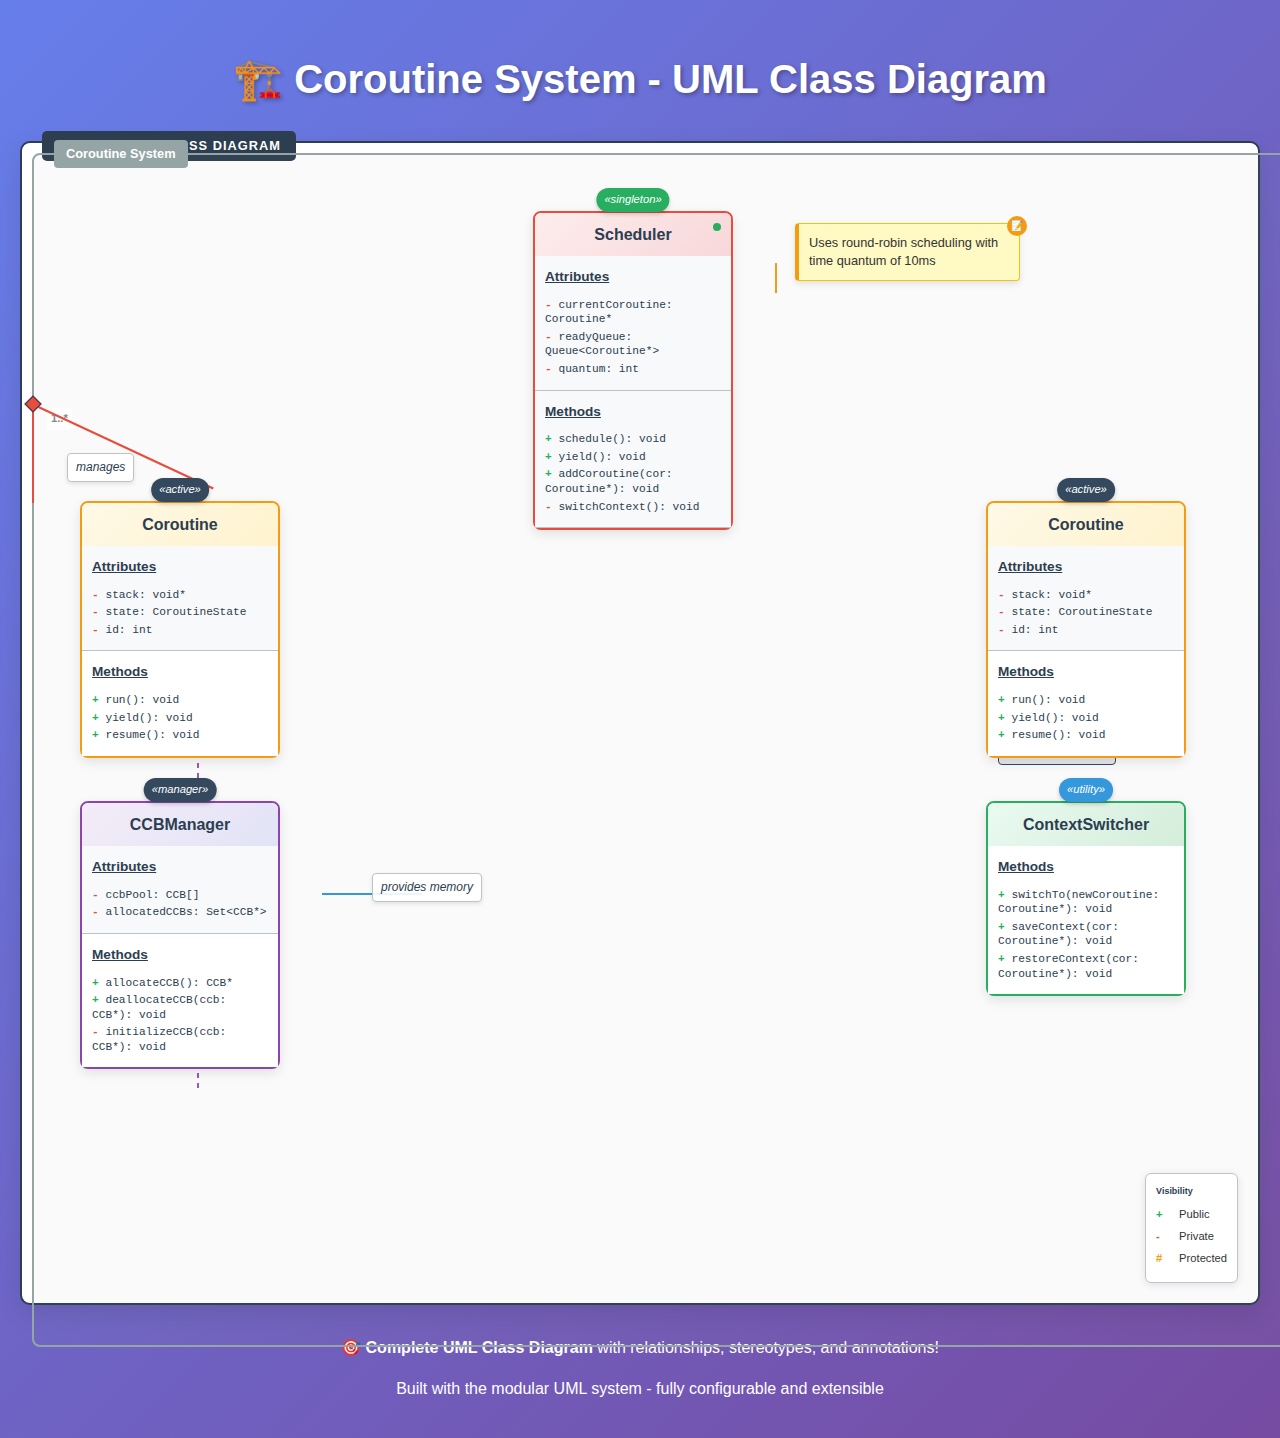
<file: uml-diagram.html>
<!DOCTYPE html>
<html lang="en">
  <head>
    <meta charset="UTF-8" />
    <meta name="viewport" content="width=device-width, initial-scale=1.0" />
    <title>Beautiful UML Coroutine Diagram</title>
    <link rel="stylesheet" href="styles.css" />
    <link rel="stylesheet" href="uml-system.css" />
    <style>
      body {
        margin: 0;
        padding: 20px;
        background: linear-gradient(135deg, #667eea 0%, #764ba2 100%);
        min-height: 100vh;
      }

      .page-title {
        text-align: center;
        color: white;
        font-size: 2.5em;
        margin-bottom: 30px;
        text-shadow: 2px 2px 4px rgba(0, 0, 0, 0.3);
      }
    </style>
  </head>
  <body>
    <h1 class="page-title">🏗️ Coroutine System - UML Class Diagram</h1>

    <div class="classic-uml-container">
      <!-- Package Layer (Optional grouping) -->
      <div
        class="uml-package"
        data-package-name="Coroutine System"
        style="
          left: 10px;
          top: 10px;
          width: calc(100% - 20px);
          height: calc(100% - 20px);
        "
      ></div>

      <!-- Scheduler Component -->
      <div class="uml-wrapper" data-component="scheduler">
        <div class="uml-class-generic scheduler-theme">
          <div class="uml-stereotype singleton">«singleton»</div>
          <div class="uml-header-generic">Scheduler</div>
          <div class="uml-section-generic">
            <h4 class="uml-section-title">Attributes</h4>
            <div class="uml-item-generic private">
              currentCoroutine: Coroutine*
            </div>
            <div class="uml-item-generic private">
              readyQueue: Queue&lt;Coroutine*&gt;
            </div>
            <div class="uml-item-generic private">quantum: int</div>
          </div>
          <div class="uml-section-generic">
            <h4 class="uml-section-title">Methods</h4>
            <div class="uml-item-generic public">schedule(): void</div>
            <div class="uml-item-generic public">yield(): void</div>
            <div class="uml-item-generic public">
              addCoroutine(cor: Coroutine*): void
            </div>
            <div class="uml-item-generic private">switchContext(): void</div>
          </div>
          <div class="uml-active-indicator"></div>
        </div>
      </div>

      <!-- Coroutine 1 -->
      <div class="uml-wrapper" data-component="coroutine1">
        <div class="uml-class-generic coroutine-theme">
          <div class="uml-stereotype">«active»</div>
          <div class="uml-header-generic">Coroutine</div>
          <div class="uml-section-generic">
            <h4 class="uml-section-title">Attributes</h4>
            <div class="uml-item-generic private">stack: void*</div>
            <div class="uml-item-generic private">state: CoroutineState</div>
            <div class="uml-item-generic private">id: int</div>
          </div>
          <div class="uml-section-generic">
            <h4 class="uml-section-title">Methods</h4>
            <div class="uml-item-generic public">run(): void</div>
            <div class="uml-item-generic public">yield(): void</div>
            <div class="uml-item-generic public">resume(): void</div>
          </div>
        </div>
      </div>

      <!-- Coroutine 2 -->
      <div class="uml-wrapper" data-component="coroutine2">
        <div class="uml-class-generic coroutine-theme">
          <div class="uml-stereotype">«active»</div>
          <div class="uml-header-generic">Coroutine</div>
          <div class="uml-section-generic">
            <h4 class="uml-section-title">Attributes</h4>
            <div class="uml-item-generic private">stack: void*</div>
            <div class="uml-item-generic private">state: CoroutineState</div>
            <div class="uml-item-generic private">id: int</div>
          </div>
          <div class="uml-section-generic">
            <h4 class="uml-section-title">Methods</h4>
            <div class="uml-item-generic public">run(): void</div>
            <div class="uml-item-generic public">yield(): void</div>
            <div class="uml-item-generic public">resume(): void</div>
          </div>
        </div>
      </div>

      <!-- Context Switcher -->
      <div class="uml-wrapper" data-component="context-switcher">
        <div class="uml-class-generic context-theme">
          <div class="uml-stereotype utility">«utility»</div>
          <div class="uml-header-generic">ContextSwitcher</div>
          <div class="uml-section-generic">
            <h4 class="uml-section-title">Methods</h4>
            <div class="uml-item-generic public">
              switchTo(newCoroutine: Coroutine*): void
            </div>
            <div class="uml-item-generic public">
              saveContext(cor: Coroutine*): void
            </div>
            <div class="uml-item-generic public">
              restoreContext(cor: Coroutine*): void
            </div>
          </div>
        </div>
      </div>

      <!-- CCB Manager -->
      <div class="uml-wrapper" data-component="ccb-manager">
        <div class="uml-class-generic memory-theme">
          <div class="uml-stereotype">«manager»</div>
          <div class="uml-header-generic">CCBManager</div>
          <div class="uml-section-generic">
            <h4 class="uml-section-title">Attributes</h4>
            <div class="uml-item-generic private">ccbPool: CCB[]</div>
            <div class="uml-item-generic private">
              allocatedCCBs: Set&lt;CCB*&gt;
            </div>
          </div>
          <div class="uml-section-generic">
            <h4 class="uml-section-title">Methods</h4>
            <div class="uml-item-generic public">allocateCCB(): CCB*</div>
            <div class="uml-item-generic public">
              deallocateCCB(ccb: CCB*): void
            </div>
            <div class="uml-item-generic private">
              initializeCCB(ccb: CCB*): void
            </div>
          </div>
        </div>
      </div>

      <!-- RELATIONSHIPS WITH BEAUTIFUL ARROWS! -->

      <!-- Scheduler manages Coroutines (Composition) -->
      <div class="uml-relationship composition scheduler-to-coroutine1">
        <div
          class="uml-line vertical"
          style="
            left: calc(var(--scheduler-x) + 125px);
            top: calc(var(--scheduler-y) + 200px);
            width: 2px;
            height: 100px;
            background: var(--uml-composition-color);
          "
        ></div>
        <div
          class="uml-arrow-head diamond"
          style="
            left: calc(var(--scheduler-x) + 120px);
            top: calc(var(--scheduler-y) + 195px);
          "
        ></div>
        <div
          class="uml-multiplicity"
          style="
            left: calc(var(--scheduler-x) + 140px);
            top: calc(var(--scheduler-y) + 205px);
          "
        >
          1..*
        </div>
        <div
          class="uml-relationship-label"
          style="
            left: calc(var(--scheduler-x) + 160px);
            top: calc(var(--scheduler-y) + 250px);
          "
        >
          manages
        </div>
      </div>

      <!-- Scheduler to Coroutine2 (Composition) -->
      <div class="uml-relationship composition scheduler-to-coroutine2">
        <div
          class="uml-line diagonal"
          style="
            left: calc(var(--scheduler-x) + 125px);
            top: calc(var(--scheduler-y) + 200px);
            width: 200px;
            height: 2px;
            background: var(--uml-composition-color);
            transform-origin: left center;
            transform: rotate(25deg);
          "
        ></div>
        <div
          class="uml-arrow-head diamond"
          style="
            left: calc(var(--scheduler-x) + 120px);
            top: calc(var(--scheduler-y) + 195px);
          "
        ></div>
      </div>

      <!-- Coroutines use Context Switcher (Dependency) -->
      <div class="uml-relationship dependency coroutine1-to-context">
        <div
          class="uml-line vertical"
          style="
            left: calc(var(--coroutine1-x) + 125px);
            top: calc(var(--coroutine1-y) + 200px);
            width: 2px;
            height: 400px;
            background: repeating-linear-gradient(
              to bottom,
              var(--uml-dependency-color) 0px,
              var(--uml-dependency-color) 5px,
              transparent 5px,
              transparent 10px
            );
          "
        ></div>
        <div
          class="uml-arrow-head open"
          style="
            left: calc(var(--coroutine1-x) + 117px);
            top: calc(var(--context-switcher-y) - 8px);
          "
        ></div>
        <div
          class="uml-relationship-label"
          style="
            left: calc(var(--coroutine1-x) + 140px);
            top: calc(var(--coroutine1-y) + 350px);
          "
        >
          «uses»
        </div>
      </div>

      <!-- CCB Manager to Context Switcher (Association) -->
      <div class="uml-relationship association ccb-to-context">
        <div
          class="uml-line horizontal"
          style="
            left: calc(var(--ccb-manager-x) + 250px);
            top: calc(var(--ccb-manager-y) + 100px);
            width: 100px;
            height: 2px;
            background: var(--uml-association-color);
          "
        ></div>
        <div
          class="uml-arrow-head open"
          style="
            left: calc(var(--context-switcher-x) - 8px);
            top: calc(var(--ccb-manager-y) + 96px);
          "
        ></div>
        <div
          class="uml-relationship-label"
          style="
            left: calc(var(--ccb-manager-x) + 300px);
            top: calc(var(--ccb-manager-y) + 80px);
          "
        >
          provides memory
        </div>
      </div>

      <!-- ANNOTATIONS -->

      <!-- Note about scheduling -->
      <div
        class="uml-note"
        style="
          left: calc(var(--scheduler-x) + 300px);
          top: calc(var(--scheduler-y) + 50px);
        "
      >
        Uses round-robin scheduling with time quantum of 10ms
      </div>
      <div
        class="uml-note-connector"
        style="
          left: calc(var(--scheduler-x) + 280px);
          top: calc(var(--scheduler-y) + 90px);
          height: 30px;
        "
      ></div>

      <!-- Constraint on context switching -->
      <div
        class="uml-constraint"
        style="
          left: calc(var(--context-switcher-x) + 50px);
          top: calc(var(--context-switcher-y) - 30px);
        "
      >
        atomic operation
      </div>

      <!-- Visibility Legend -->
      <div class="uml-visibility-legend">
        <h4>Visibility</h4>
        <div class="uml-visibility-item">
          <span class="uml-visibility-symbol public">+</span>
          <span>Public</span>
        </div>
        <div class="uml-visibility-item">
          <span class="uml-visibility-symbol private">-</span>
          <span>Private</span>
        </div>
        <div class="uml-visibility-item">
          <span class="uml-visibility-symbol protected">#</span>
          <span>Protected</span>
        </div>
      </div>
    </div>

    <div style="text-align: center; margin-top: 30px; color: white">
      <p>
        🎯 <strong>Complete UML Class Diagram</strong> with relationships,
        stereotypes, and annotations!
      </p>
      <p>
        Built with the modular UML system - fully configurable and extensible
      </p>
    </div>
  </body>
</html>
</file>
<file: styles.css>
/* Global styles */
body {
  font-family: "Segoe UI", Tahoma, Geneva, Verdana, sans-serif;
  line-height: 1.6;
  margin: 0;
  padding: 40px;
  background: linear-gradient(135deg, #667eea 0%, #764ba2 100%);
  min-height: 100vh;
  color: #333;
}

.container {
  max-width: 1200px; /* Increased from 800px to 1200px */
  margin: 0 auto;
  background: rgba(255, 255, 255, 0.95);
  padding: 40px;
  border-radius: 15px;
  box-shadow: 0 20px 40px rgba(0, 0, 0, 0.1);
  backdrop-filter: blur(10px);
}

.main-title {
  font-size: 3em;
  font-weight: 300;
  text-align: center;
  color: #2c3e50;
  margin: 0 0 30px 0;
  font-family: "Segoe UI", sans-serif;
  text-shadow: 2px 2px 4px rgba(0, 0, 0, 0.1);
  border-bottom: 3px solid #667eea;
  padding-bottom: 20px;
}

.subtitle {
  font-size: 1.2em;
  color: #34495e;
  text-align: center;
  margin: 30px 0;
  font-weight: 400;
  font-style: italic;
}

.author {
  text-align: center;
  color: #7f8c8d;
  font-size: 0.7em;
  background: rgba(108, 122, 137, 0.1);
  border-radius: 8px;
}

.tiny-text {
  font-size: 0.7em;
  color: #95a5a6;
  font-family: "Segoe UI", sans-serif;
  margin: 10px 0;
  padding: 8px 12px;
  background: rgba(149, 165, 166, 0.1);
  border-radius: 5px;
  display: inline-block;
}

.content-section {
  margin: 30px 0;
  padding: 20px 0;
}

.c-codeblock {
  background: #1e1e1e;
  color: #d4d4d4;
  font-family: "Consolas", "Monaco", "Courier New", monospace;
  font-size: 0.9em;
  padding: 20px;
  border-radius: 8px;
  border-left: 4px solid #007acc;
  margin: 20px 0;
  overflow-x: auto;
  box-shadow: 0 4px 12px rgba(0, 0, 0, 0.15);
  white-space: pre;
  line-height: 1.6;
  word-wrap: break-word;
  word-break: keep-all;
}

.c-codeblock span {
  white-space: nowrap;
}

.c-codeblock::before {
  content: "C";
  display: block;
  background: #007acc;
  color: white;
  font-size: 0.8em;
  font-weight: bold;
  padding: 4px 8px;
  margin: -20px -20px 15px -20px;
  border-radius: 4px 4px 0 0;
  width: fit-content;
}

/* C Syntax Highlighting */
.c-keyword {
  color: #569cd6; /* Blue for keywords like void, int, for, if, switch, case, break, default, return */
}

.c-type {
  color: #4ec9b0; /* Teal for types like va_list, char, double */
}

.c-string {
  color: #ce9178; /* Orange for strings */
}

.c-comment {
  color: #6a9955; /* Green for comments */
  font-style: italic;
}

.c-function {
  color: #dcdcaa; /* Yellow for function names */
}

.c-preprocessor {
  color: #c586c0; /* Purple for preprocessor directives like #include */
}

.c-number {
  color: #b5cea8; /* Light green for numbers */
}

.c-operator {
  color: #d4d4d4; /* Default color for operators */
}

/* Enhanced content styling */
.content-section h2 {
  color: #2c3e50;
  font-size: 1.8em;
  margin: 30px 0 20px 0;
  border-bottom: 2px solid #3498db;
  padding-bottom: 10px;
}

.content-section h3 {
  color: #34495e;
  font-size: 1.4em;
  margin: 25px 0 15px 0;
  font-weight: 600;
}

.content-section h4 {
  color: #2c3e50;
  font-size: 1.2em;
  margin: 20px 0 10px 0;
}

.content-section p {
  line-height: 1.7;
  margin: 15px 0;
  text-align: justify;
}

.content-section code {
  background: #f8f9fa;
  color: #e74c3c;
  padding: 2px 6px;
  border-radius: 4px;
  font-family: "Consolas", "Monaco", "Courier New", monospace;
  font-size: 0.9em;
}

/* File Descriptor Table */
.table-container {
  margin: 25px 0;
  overflow-x: auto;
  box-shadow: 0 4px 12px rgba(0, 0, 0, 0.1);
  border-radius: 8px;
}

.fd-table {
  width: 100%;
  border-collapse: collapse;
  background: white;
  border-radius: 8px;
  overflow: hidden;
}

.fd-table thead {
  background: linear-gradient(135deg, #667eea 0%, #764ba2 100%);
  color: white;
}

.fd-table th,
.fd-table td {
  padding: 12px 15px;
  text-align: left;
  border-bottom: 1px solid #e0e0e0;
}

.fd-table th {
  font-weight: 600;
  font-size: 0.95em;
  letter-spacing: 0.5px;
}

.fd-table tbody tr:hover {
  background: #f8f9fa;
  transform: scale(1.01);
  transition: all 0.2s ease;
}

.fd-table .fd-number {
  font-family: "Consolas", "Monaco", "Courier New", monospace;
  font-weight: bold;
  background: #ecf0f1;
  color: #2c3e50;
  text-align: center;
  border-radius: 4px;
}

/* Info and Explanation Boxes */
.info-box,
.explanation-box {
  background: linear-gradient(135deg, #74b9ff 0%, #0984e3 100%);
  color: white;
  padding: 20px;
  border-radius: 10px;
  margin: 25px 0;
  box-shadow: 0 6px 15px rgba(116, 185, 255, 0.3);
  position: relative;
  overflow: hidden;
}

.explanation-box {
  background: linear-gradient(135deg, #00b894 0%, #00a085 100%);
  box-shadow: 0 6px 15px rgba(0, 184, 148, 0.3);
}

/* Watermark text for info boxes */
.info-box::before {
  content: "info";
  position: absolute;
  top: 10px;
  right: 15px;
  color: white;
  opacity: 0.2;
  font-size: 14px;
  font-weight: bold;
  text-transform: uppercase;
  letter-spacing: 1px;
  pointer-events: none;
  z-index: 1;
}

/* Watermark text for explanation boxes */
.explanation-box::before {
  content: "explanation";
  position: absolute;
  top: 10px;
  right: 15px;
  color: white;
  opacity: 0.2;
  font-size: 14px;
  font-weight: bold;
  text-transform: uppercase;
  letter-spacing: 1px;
  pointer-events: none;
  z-index: 1;
}

/* Ensure content appears above watermark */
.info-box > *,
.explanation-box > * {
  position: relative;
  z-index: 2;
}

.info-box h4,
.explanation-box h4 {
  margin-top: 0;
  margin-bottom: 15px;
  font-size: 1.1em;
  color: white;
}

.info-box ul,
.explanation-box ol {
  margin: 10px 0 0 0;
  padding-left: 20px;
}

.info-box li,
.explanation-box li {
  margin: 8px 0;
  line-height: 1.5;
}

.explanation-box em {
  font-style: italic;
  opacity: 0.9;
  font-size: 0.95em;
}

/* Terminal Window */
.terminal-window {
  background: #1e1e1e;
  border-radius: 8px;
  margin: 25px 0;
  box-shadow: 0 8px 20px rgba(0, 0, 0, 0.3);
  overflow: hidden;
  font-family: "Consolas", "Monaco", "Courier New", monospace;
}

.terminal-header {
  background: #3c3c3c;
  padding: 12px 16px;
  display: flex;
  align-items: center;
  justify-content: space-between;
}

.terminal-buttons {
  display: flex;
  gap: 8px;
}

.terminal-button {
  width: 12px;
  height: 12px;
  border-radius: 50%;
}

.terminal-button.red {
  background: #ff5f56;
}

.terminal-button.yellow {
  background: #ffbd2e;
}

.terminal-button.green {
  background: #27ca3f;
}

.terminal-title {
  color: #cccccc;
  font-size: 0.9em;
  font-weight: 500;
}

.terminal-content {
  padding: 20px;
  background: #1e1e1e;
  color: #ffffff;
  line-height: 1.5;
  font-size: 0.9em;
}

.terminal-line {
  margin: 8px 0;
  display: flex;
  align-items: center;
}

.terminal-prompt {
  color: #4caf50;
  font-weight: bold;
  margin-right: 8px;
}

.terminal-command {
  color: #ffffff;
}

.terminal-output {
  color: #e0e0e0;
  margin: 8px 0;
  padding-left: 4px;
}

.terminal-cursor {
  color: #ffffff;
  animation: blink 1s infinite;
  margin-left: 4px;
}

@keyframes blink {
  0%,
  50% {
    opacity: 1;
  }
  51%,
  100% {
    opacity: 0;
  }
}

/* Mobile Responsive Styles */
@media (max-width: 768px) {
  body {
    padding: 15px;
    font-size: 14px;
  }

  .container {
    padding: 15px;
    margin: 0;
    max-width: 100%;
    border-radius: 10px;
  }

  .main-title {
    font-size: 2em;
    margin-bottom: 20px;
    text-align: center;
  }

  .subtitle {
    font-size: 1em;
    margin: 15px 0;
  }

  .content-section h2 {
    font-size: 1.4em;
  }

  .content-section h3 {
    font-size: 1.2em;
  }

  .content-section h4 {
    font-size: 1em;
  }

  .content-section p {
    text-align: left;
    line-height: 1.6;
  }

  /* Mobile table adjustments */
  .table-container {
    overflow-x: auto;
    -webkit-overflow-scrolling: touch;
    margin: 15px 0;
  }

  .fd-table {
    min-width: 550px;
    font-size: 0.8em;
  }

  .fd-table th,
  .fd-table td {
    padding: 8px 10px;
    white-space: nowrap;
  }

  /* Mobile code block */
  .c-codeblock {
    font-size: 0.75em;
    padding: 12px;
    overflow-x: auto;
    -webkit-overflow-scrolling: touch;
    margin: 15px 0;
  }

  .c-codeblock span {
    white-space: nowrap;
  }

  /* Mobile info boxes */
  .info-box,
  .explanation-box {
    padding: 12px;
    margin: 15px 0;
  }

  .info-box h4,
  .explanation-box h4 {
    font-size: 0.95em;
  }

  /* Mobile terminal */
  .terminal-window {
    margin: 15px 0;
    font-size: 0.75em;
  }

  .terminal-content {
    padding: 12px;
    overflow-x: auto;
    -webkit-overflow-scrolling: touch;
  }

  .terminal-line {
    white-space: nowrap;
  }

  .terminal-header {
    padding: 8px 12px;
  }

  .terminal-button {
    width: 10px;
    height: 10px;
  }

  .terminal-title {
    font-size: 0.8em;
  }

  /* Mobile side-by-side layout */
  .side-by-side {
    flex-direction: column-reverse;
    gap: 15px;
  }

  .side-by-side .left-content {
    flex: none;
    width: 100%;
    margin-bottom: 15px;
  }

  /* Mobile assembly and system call code blocks */
  .asm-codeblock {
    font-size: 0.75em;
    padding: 12px;
    overflow-x: auto;
    -webkit-overflow-scrolling: touch;
    margin: 15px 0;
  }

  .system-call-diagram {
    margin: 15px 0;
    padding: 12px;
  }
}

@media (max-width: 480px) {
  body {
    padding: 5px;
    font-size: 12px;
  }

  .container {
    padding: 10px;
    border-radius: 8px;
  }

  .main-title {
    font-size: 1.6em;
    margin-bottom: 15px;
    padding-bottom: 10px;
  }

  .subtitle {
    font-size: 0.9em;
    margin: 10px 0;
  }

  .content-section h2 {
    font-size: 1.2em;
    margin: 20px 0 15px 0;
  }

  .content-section h3 {
    font-size: 1em;
    margin: 15px 0 10px 0;
  }

  .content-section h4 {
    font-size: 0.95em;
  }

  .content-section p {
    text-align: left;
    margin: 10px 0;
    line-height: 1.5;
  }

  /* Ultra-compact code block for phones */
  .c-codeblock {
    font-size: 0.7em;
    padding: 8px;
    margin: 15px 0;
    line-height: 1.4;
  }

  .c-codeblock::before {
    margin: -8px -8px 10px -8px;
    padding: 3px 6px;
    font-size: 0.7em;
  }

  /* Ultra-compact terminal for phones */
  .terminal-window {
    font-size: 0.7em;
    margin: 15px 0;
  }

  .terminal-content {
    padding: 8px;
  }

  .terminal-header {
    padding: 6px 8px;
  }

  .terminal-button {
    width: 8px;
    height: 8px;
  }

  .terminal-title {
    font-size: 0.7em;
  }

  /* Compact info boxes */
  .info-box,
  .explanation-box {
    padding: 10px;
    margin: 10px 0;
    border-radius: 6px;
  }

  .info-box h4,
  .explanation-box h4 {
    font-size: 0.9em;
    margin-bottom: 8px;
  }

  .info-box ul,
  .explanation-box ol {
    padding-left: 15px;
  }

  .info-box li,
  .explanation-box li {
    margin: 5px 0;
    font-size: 0.9em;
  }

  /* Table optimizations for phone */
  .fd-table {
    min-width: 500px;
    font-size: 0.75em;
  }

  .fd-table th,
  .fd-table td {
    padding: 6px 8px;
  }

  .fd-number {
    font-size: 0.8em;
  }
}

/* Extra small phones (like older iPhones) */
@media (max-width: 375px) {
  body {
    padding: 3px;
    font-size: 11px;
  }

  .container {
    padding: 8px;
  }

  .main-title {
    font-size: 1.4em;
  }

  .c-codeblock {
    font-size: 0.65em;
    padding: 6px;
  }

  .terminal-window {
    font-size: 0.65em;
  }

  .terminal-content {
    padding: 6px;
  }

  .fd-table {
    min-width: 450px;
    font-size: 0.7em;
  }
}

/* Assembly code blocks */
.asm-codeblock {
  background: #f8f8f8;
  border: 1px solid #ddd;
  border-radius: 8px;
  padding: 15px;
  min-width: 350px;
  max-width: 400px;
  font-family: "Courier New", monospace;
  font-size: 0.85em;
  line-height: 1.4;
  box-shadow: 0 2px 4px rgba(0, 0, 0, 0.1);
  counter-reset: line-number;
}

.asm-line {
  display: flex;
  align-items: flex-start;
  counter-increment: line-number;
}

.asm-line-number {
  display: inline-block;
  width: 30px;
  color: #999;
  font-size: 0.8em;
  text-align: right;
  margin-right: 10px;
  user-select: none;
  flex-shrink: 0;
}

.asm-line-number::before {
  content: counter(line-number);
}

.asm-line-content {
  flex: 1;
}

.asm-section {
  color: #0066cc;
}

.asm-label {
  color: #cc6600;
}

.asm-data {
  color: #cc6600;
}

.asm-instruction {
  color: #009900;
}

.asm-syscall {
  color: #cc0000;
  font-weight: bold;
}

.asm-comment {
  color: #666;
}

.asm-indent {
  margin-left: 20px;
}

/* Side-by-side layout */
.side-by-side {
  display: flex;
  gap: 5px;
  align-items: flex-start;
  margin: 20px 0;
}

.side-by-side .left-content {
  flex: 1;
}

/* System call diagram styles */
.system-call-diagram {
  background: linear-gradient(
    135deg,
    #f0f8ff 0%,
    #e6f3ff 50%,
    #ffebcd 50%,
    #ffe4b5 100%
  );
  border: 2px solid #333;
  border-radius: 15px;
  padding: 15px;
  min-width: 280px;
  max-width: 320px;
  font-family: monospace;
  font-size: 0.8em;
  line-height: 1.6;
  text-align: center;
  box-shadow: 0 4px 8px rgba(0, 0, 0, 0.2);
}

.system-call-diagram .user-layer {
  color: #0066cc;
  font-weight: bold;
}

.system-call-diagram .kernel-layer {
  color: #cc6600;
  font-weight: bold;
}

.system-call-diagram .flow-step {
  margin: 3px 0;
}

.system-call-diagram .boundary {
  border: 3px double #ff6600;
  background: linear-gradient(45deg, #ff6600, #ff8533);
  color: white;
  font-weight: bold;
  margin: 10px -5px;
  padding: 5px;
  border-radius: 6px;
  font-size: 0.7em;
  text-shadow: 1px 1px 2px rgba(0, 0, 0, 0.5);
}

.system-call-diagram .boundary-text {
  font-size: 0.6em;
}

/* System call argument lists */
.sys-call-args {
  list-style: none;
  padding-left: 0;
}

.sys-call-args.disc-list {
  list-style: disc;
  padding-left: 20px;
}

.sys-call-args .error-text {
  color: #666;
}

.sys-call-args .nested-list {
  margin-left: 15px;
  font-size: 0.9em;
}

/* Example breakdown styles */
.example-breakdown {
  font-size: 0.9em;
}

.example-workflow {
  font-size: 0.9em;
}

.important-notes {
  font-size: 0.9em;
}

/* Flowchart styles */
.flowchart-container {
  display: flex;
  gap: 15px;
  align-items: flex-start;
  margin: 20px 0;
}

.code-half {
  flex: 1.3; /* Make code section slightly larger */
  min-width: 0;
}

.flowchart-half {
  flex: 0.7; /* Make flowchart smaller */
  min-width: 0;
}

.flowchart {
  background: #f8f9fa;
  border: 2px solid #e9ecef;
  border-radius: 10px;
  padding: 15px;
  font-family: "Segoe UI", sans-serif;
}

.flowchart-title {
  text-align: center;
  font-weight: bold;
  margin-bottom: 15px;
  color: #2c3e50;
  font-size: 1em;
}

.flow-step {
  background: #667eea;
  color: white;
  padding: 8px 12px;
  margin: 6px 0;
  border-radius: 6px;
  text-align: center;
  font-size: 0.8em;
  font-weight: 500;
  position: relative;
}

.flow-decision {
  background: #f39c12;
  color: white;
  padding: 8px 12px;
  margin: 6px 0;
  border-radius: 25px;
  text-align: center;
  font-size: 0.8em;
  font-weight: 500;
  position: relative;
}

.flow-process {
  background: #27ae60;
  color: white;
  padding: 8px 12px;
  margin: 6px 0;
  border-radius: 6px;
  text-align: center;
  font-size: 0.8em;
  font-weight: 500;
  position: relative;
}

.flow-terminator {
  background: #e74c3c;
  color: white;
  padding: 8px 12px;
  margin: 6px 0;
  border-radius: 15px;
  text-align: center;
  font-size: 0.8em;
  font-weight: 500;
  position: relative;
}

.step-number {
  position: absolute;
  top: 2px;
  right: 4px; /* Changed from left: 50% and transform to right: 4px */
  background: rgba(255, 255, 255, 0.9);
  color: #333;
  border-radius: 50%;
  width: 18px;
  height: 18px;
  display: flex;
  align-items: center;
  justify-content: center;
  font-size: 0.7em;
  font-weight: bold;
  line-height: 1;
}

.flow-arrow {
  text-align: center;
  font-size: 1em;
  color: #34495e;
  margin: 3px 0;
}

.flow-split {
  display: flex;
  gap: 8px;
  margin: 8px 0;
}

.flow-branch {
  flex: 1;
  text-align: center;
}

.branch-label {
  font-size: 0.7em;
  color: #7f8c8d;
  margin: 3px 0;
  font-weight: bold;
}

/* Responsive design for flowchart */
@media (max-width: 768px) {
  .flowchart-container {
    flex-direction: column;
  }

  .code-half,
  .flowchart-half {
    flex: none;
    width: 100%;
  }
}

/* Code signature styling */
.code-signature {
  background: #2c3e50;
  color: #ecf0f1;
  padding: 8px 12px;
  border-radius: 4px;
  font-family: "Courier New", monospace;
  font-size: 0.9em;
  margin: 8px 0;
  border-left: 4px solid #3498db;
}

.code-signature code {
  background: none;
  color: inherit;
  font-weight: bold;
}

/* Enhanced Visual Components for Coroutines */

/* 3D-style component boxes */
.component-box {
  background: linear-gradient(145deg, #ffffff, #e6e6e6);
  border: 2px solid #ddd;
  border-radius: 15px;
  padding: 20px;
  margin: 15px;
  box-shadow: 8px 8px 16px rgba(0, 0, 0, 0.1),
    -2px -2px 8px rgba(255, 255, 255, 0.8);
  position: relative;
  transition: all 0.3s ease;
}

.component-box:hover {
  transform: translateY(-3px);
  box-shadow: 12px 12px 24px rgba(0, 0, 0, 0.15),
    -3px -3px 12px rgba(255, 255, 255, 0.9);
}

.component-header {
  display: flex;
  align-items: center;
  margin-bottom: 15px;
  padding-bottom: 10px;
  border-bottom: 2px solid #e0e0e0;
}

.component-icon {
  font-size: 2em;
  margin-right: 15px;
  filter: drop-shadow(2px 2px 4px rgba(0, 0, 0, 0.1));
}

.component-title {
  font-size: 1.3em;
  font-weight: bold;
  color: #2c3e50;
  margin: 0;
}

.component-subtitle {
  font-size: 0.9em;
  color: #7f8c8d;
  margin: 5px 0 0 0;
}

/* CPU Register visualization */
.register-bank {
  display: grid;
  grid-template-columns: repeat(auto-fit, minmax(120px, 1fr));
  gap: 10px;
  background: #2c3e50;
  padding: 20px;
  border-radius: 15px;
  margin: 20px 0;
  box-shadow: inset 0 0 20px rgba(0, 0, 0, 0.3);
}

.register {
  background: linear-gradient(135deg, #3498db, #2980b9);
  color: white;
  padding: 12px 8px;
  border-radius: 8px;
  text-align: center;
  font-family: "Courier New", monospace;
  font-weight: bold;
  box-shadow: 0 4px 8px rgba(0, 0, 0, 0.2);
  transition: all 0.2s ease;
  border: 2px solid #34495e;
}

.register:hover {
  transform: scale(1.05);
  box-shadow: 0 6px 12px rgba(0, 0, 0, 0.3);
}

.register-name {
  font-size: 0.8em;
  display: block;
  margin-bottom: 4px;
}

.register-value {
  font-size: 0.7em;
  opacity: 0.8;
  display: block;
}

/* Memory layout visualization */
.memory-layout {
  background: #34495e;
  padding: 20px;
  border-radius: 15px;
  margin: 20px 0;
  position: relative;
  overflow: hidden;
}

.memory-layout::before {
  content: "MEMORY LAYOUT";
  position: absolute;
  top: 10px;
  right: 15px;
  color: rgba(255, 255, 255, 0.1);
  font-size: 14px;
  font-weight: bold;
  letter-spacing: 2px;
}

.memory-section {
  background: linear-gradient(90deg, #e74c3c, #c0392b);
  color: white;
  margin: 8px 0;
  padding: 15px;
  border-radius: 8px;
  position: relative;
  box-shadow: 0 2px 4px rgba(0, 0, 0, 0.2);
}

.memory-section.stack {
  background: linear-gradient(90deg, #f39c12, #e67e22);
}

.memory-section.heap {
  background: linear-gradient(90deg, #27ae60, #229954);
}

.memory-section.text {
  background: linear-gradient(90deg, #8e44ad, #7d3c98);
}

.memory-section.data {
  background: linear-gradient(90deg, #3498db, #2980b9);
}

.memory-address {
  position: absolute;
  left: 10px;
  top: 50%;
  transform: translateY(-50%);
  font-family: "Courier New", monospace;
  font-size: 0.7em;
  opacity: 0.8;
}

.memory-content {
  margin-left: 80px;
  font-weight: bold;
}

/* Quantum counter visualization */
.quantum-meter {
  background: #2c3e50;
  padding: 20px;
  border-radius: 15px;
  margin: 20px 0;
  text-align: center;
}

.quantum-display {
  background: #1a252f;
  border: 3px solid #34495e;
  border-radius: 10px;
  padding: 15px;
  margin: 10px 0;
  position: relative;
  overflow: hidden;
}

.quantum-bar {
  height: 30px;
  background: linear-gradient(90deg, #e74c3c 0%, #f39c12 50%, #27ae60 100%);
  border-radius: 15px;
  position: relative;
  overflow: hidden;
}

.quantum-fill {
  height: 100%;
  background: linear-gradient(90deg, #27ae60, #2ecc71);
  width: 75%; /* Example: 3/4 quantum remaining */
  border-radius: 15px;
  transition: width 0.3s ease;
  box-shadow: inset 0 2px 4px rgba(255, 255, 255, 0.2);
}

.quantum-text {
  position: absolute;
  top: 50%;
  left: 50%;
  transform: translate(-50%, -50%);
  color: white;
  font-weight: bold;
  text-shadow: 1px 1px 2px rgba(0, 0, 0, 0.7);
  font-family: "Courier New", monospace;
}

/* Context switch animation */
.context-switch-demo {
  background: #f8f9fa;
  padding: 20px;
  border-radius: 15px;
  margin: 20px 0;
  border: 2px dashed #bdc3c7;
  position: relative;
  overflow: hidden;
}

.context-switch-step {
  display: flex;
  align-items: center;
  margin: 15px 0;
  padding: 15px;
  background: white;
  border-radius: 10px;
  box-shadow: 0 2px 8px rgba(0, 0, 0, 0.1);
  transition: all 0.3s ease;
  position: relative;
}

.context-switch-step:hover {
  transform: translateX(10px);
  box-shadow: 0 4px 16px rgba(0, 0, 0, 0.15);
}

.step-icon {
  font-size: 2em;
  margin-right: 20px;
  min-width: 60px;
  text-align: center;
}

.step-content {
  flex: 1;
}

.step-title {
  font-weight: bold;
  color: #2c3e50;
  margin-bottom: 5px;
}

.step-description {
  color: #7f8c8d;
  font-size: 0.9em;
}

/* Enhanced UML-style diagram */
.advanced-uml-diagram {
  background: linear-gradient(135deg, #f5f7fa 0%, #c3cfe2 100%);
  border: 3px solid #34495e;
  border-radius: 20px;
  padding: 30px;
  margin: 30px 0;
  font-family: "Segoe UI", sans-serif;
  position: relative;
  overflow: hidden;
  box-shadow: 0 10px 30px rgba(0, 0, 0, 0.1);
}

.advanced-uml-diagram::before {
  content: "ENHANCED UML ARCHITECTURE";
  position: absolute;
  top: 15px;
  left: 50%;
  transform: translateX(-50%);
  background: #2c3e50;
  color: white;
  padding: 5px 15px;
  border-radius: 15px;
  font-size: 0.8em;
  font-weight: bold;
  letter-spacing: 1px;
}

.uml-layer {
  margin: 25px 0;
  position: relative;
}

.uml-component {
  background: white;
  border: 2px solid #3498db;
  border-radius: 15px;
  padding: 20px;
  margin: 15px;
  box-shadow: 0 5px 15px rgba(0, 0, 0, 0.1);
  position: relative;
  transition: all 0.3s ease;
}

.uml-component:hover {
  transform: scale(1.02);
  box-shadow: 0 8px 25px rgba(0, 0, 0, 0.15);
}

.uml-component.scheduler {
  border-color: #e74c3c;
  background: linear-gradient(135deg, #fdedec, #f8d7da);
}

.uml-component.coroutine {
  border-color: #f39c12;
  background: linear-gradient(135deg, #fef9e7, #fff3cd);
}

.uml-component.memory {
  border-color: #8e44ad;
  background: linear-gradient(135deg, #f4ecf7, #e2e3f7);
}

.uml-component.context {
  border-color: #27ae60;
  background: linear-gradient(135deg, #eafaf1, #d4edda);
}

.uml-header {
  display: flex;
  align-items: center;
  margin-bottom: 15px;
  padding-bottom: 10px;
  border-bottom: 2px solid #ecf0f1;
}

.uml-icon {
  font-size: 1.5em;
  margin-right: 10px;
}

.uml-title {
  font-weight: bold;
  color: #2c3e50;
  font-size: 1.1em;
}

.uml-methods {
  list-style: none;
  padding: 0;
  margin: 10px 0;
}

.uml-methods li {
  padding: 5px 0;
  color: #5d6d7e;
  font-size: 0.9em;
  border-bottom: 1px solid #f8f9fa;
}

.uml-methods li::before {
  content: "→ ";
  color: #3498db;
  font-weight: bold;
}

.uml-relationships {
  position: absolute;
  top: 0;
  left: 0;
  right: 0;
  bottom: 0;
  pointer-events: none;
  z-index: 1;
}

.uml-arrow {
  position: absolute;
  color: #34495e;
  font-size: 1.5em;
  animation: pulse 2s infinite;
}

@keyframes pulse {
  0%,
  100% {
    opacity: 0.7;
  }
  50% {
    opacity: 1;
  }
}

/* Classic UML Diagram Styles with Bounding Box Collision Detection */
.classic-uml-container {
  background: #ffffff;
  border: 2px solid #2c3e50;
  border-radius: 10px;
  padding: 30px;
  margin: 30px 0;
  position: relative;
  min-height: 1100px; /* Increased to match container height */
  overflow: visible;
  box-shadow: 0 8px 25px rgba(0, 0, 0, 0.1);

  /* Container dimensions for relative positioning */
  --container-width: 100%;
  --container-height: 1100px; /* Significantly increased for better spacing */
  --class-min-width: 200px;
  --class-min-height: 140px;
  --spacing-buffer: 40px; /* Spacing between classes */

  /* Content-aware dimensions - using flexible sizing now */
  --class-min-width: 200px;
  --class-min-height: 140px;
  --spacing-buffer: 40px; /* Spacing between classes */

  /* ===============================================
     SIMPLIFIED CONNECTION POINTS v3.0  
     Connect directly to wrapper boundaries for accurate positioning
     =============================================== */

  /* Direct wrapper edge calculations (wrappers have padding+border+margin) */
  --scheduler-wrapper-right: calc(
    var(--scheduler-x) + 250px + 25px + 3px
  ); /* x + width + padding + border */
  --scheduler-wrapper-bottom: calc(
    var(--scheduler-y) + 220px + 25px + 3px
  ); /* y + min-height + padding + border */
  --scheduler-wrapper-center-x: calc(
    var(--scheduler-x) + (250px + 25px + 3px) / 2
  );
  --scheduler-wrapper-center-y: calc(
    var(--scheduler-y) + (220px + 25px + 3px) / 2
  );

  --ccb-manager-wrapper-right: calc(var(--ccb-manager-x) + 250px + 25px + 3px);
  --ccb-manager-wrapper-center-y: calc(
    var(--ccb-manager-y) + (220px + 25px + 3px) / 2
  );

  --context-switcher-wrapper-left: var(--context-switcher-x);
  --context-switcher-wrapper-center-y: calc(
    var(--context-switcher-y) + (220px + 25px + 3px) / 2
  );
  --context-switcher-wrapper-upper-y: calc(
    var(--context-switcher-y) + 40px
  ); /* 40px down from wrapper top */ /* =============================================== */

  /* Scheduler position (main anchor - center top) */
  --scheduler-x: calc(50% - 145px); /* Adjusted for new total wrapper size */
  --scheduler-y: 30px;

  /* Position coroutines with MUCH larger spacing - increased gaps */
  --coroutine1-x: 20px; /* Left side with extra buffer */
  --coroutine1-y: 320px; /* Much further below scheduler */

  --coroutine2-x: calc(100% - 310px); /* Right side with extra buffer */
  --coroutine2-y: 320px; /* Much further below scheduler */

  /* Position bottom row with MUCH larger spacing - massive gaps */
  --ccb-manager-x: 20px; /* Left side with extra buffer */
  --ccb-manager-y: 620px; /* Much further down - huge gap */

  --context-switcher-x: calc(100% - 310px); /* Right side with extra buffer */
  --context-switcher-y: 620px; /* Much further down - huge gap */
}
.classic-uml-container::before {
  content: "CLASSIC UML CLASS DIAGRAM";
  position: absolute;
  top: -12px;
  left: 20px;
  background: #2c3e50;
  color: white;
  padding: 5px 15px;
  border-radius: 5px;
  font-size: 0.8em;
  font-weight: bold;
  letter-spacing: 1px;
}

.uml-class {
  background: #ffffff;
  border: 2px solid #2c3e50;
  border-radius: 8px;
  box-shadow: 0 4px 12px rgba(0, 0, 0, 0.1);
  z-index: 20; /* Higher z-index than children to ensure frame is visible */

  /* Force the container to wrap around children */
  display: flex;
  flex-direction: column;

  /* Flexible dimensions that adapt to content */
  min-width: var(--class-min-width, 220px);
  width: auto; /* Auto-size to content width */
  height: auto; /* Auto-size to content height */

  /* Ensure proper content containment */
  overflow: visible; /* Allow for <<class>> label to show outside */
  box-sizing: border-box;

  /* Fallback dimensions for positioning calculations only */
  --computed-width: 280px; /* Default approximate width */
  --computed-height: 200px; /* Default approximate height */
}

.uml-class-header {
  background: #34495e;
  color: white;
  padding: 12px; /* Controlled padding */
  text-align: center;
  font-weight: bold;
  font-size: 1em;
  border-radius: 6px 6px 0 0;
  position: relative;
  z-index: 15; /* Lower than parent container */

  /* Fit within parent container */
  width: 100%;
  box-sizing: border-box;
  flex-shrink: 0; /* Don't shrink */

  /* Text handling */
  word-wrap: break-word;
  line-height: 1.2;
  overflow: hidden;

  /* Dynamic positioning variables */
  --header-top-y: var(--class-y, 0px);
}

.uml-class-header::before {
  content: "<<class>>";
  position: absolute;
  top: -18px;
  left: 50%;
  transform: translateX(-50%);
  background: #2c3e50;
  color: white;
  padding: 2px 8px;
  border-radius: 3px;
  font-size: 0.7em;
  font-style: italic;
}

.uml-attributes {
  padding: 10px; /* Controlled padding to fit in container */
  border-bottom: 1px solid #bdc3c7;
  background: #f8f9fa;
  z-index: 15; /* Lower than parent container */

  /* Fit within parent container */
  width: 100%;
  box-sizing: border-box;
  flex: 0 0 auto; /* Don't grow or shrink, use natural content height */
  min-height: 0; /* Allow shrinking */

  /* Content handling */
  overflow: visible; /* Allow content to show */
  word-wrap: break-word;

  /* Dynamic positioning variables */
  --attributes-top-y: var(--header-bottom-y, 0px);

  /* Calculate precise corner positions */
  --attributes-top-left-x: var(--class-x, 0px);
  --attributes-top-left-y: var(--attributes-top-y);
  --attributes-top-right-x: calc(var(--class-x, 0px) + var(--computed-width));
  --attributes-top-right-y: var(--attributes-top-y);
  --attributes-bottom-left-x: var(--class-x, 0px);
  --attributes-bottom-left-y: var(--attributes-bottom-y, 0px);
  --attributes-bottom-right-x: calc(
    var(--class-x, 0px) + var(--computed-width)
  );
  --attributes-bottom-right-y: var(--attributes-bottom-y, 0px);
}

.uml-attributes h4 {
  margin: 0 0 10px 0;
  font-size: 0.85em;
  color: #2c3e50;
  text-decoration: underline;
  font-weight: bold;
}

.uml-attribute {
  font-family: "Courier New", monospace;
  font-size: 0.7em; /* Slightly smaller to fit better */
  margin: 3px 0; /* Tighter spacing */
  color: #2c3e50;
  line-height: 1.3;
  word-wrap: break-word;
  overflow-wrap: break-word;
  display: block; /* Ensure proper block layout */
}

.uml-attribute.private::before {
  content: "- ";
  color: #e74c3c;
  font-weight: bold;
}

.uml-attribute.public::before {
  content: "+ ";
  color: #27ae60;
  font-weight: bold;
}

.uml-attribute.protected::before {
  content: "# ";
  color: #f39c12;
  font-weight: bold;
}

.uml-methods {
  padding: 10px; /* Controlled padding to fit in container */
  background: #ffffff;
  z-index: 15; /* Lower than parent container */

  /* Fit within parent container */
  width: 100%;
  box-sizing: border-box;
  flex: 0 0 auto; /* Don't grow or shrink, use natural content height */
  min-height: 0; /* Allow shrinking */

  /* Content handling */
  overflow: visible; /* Allow content to show */
  word-wrap: break-word;

  /* Dynamic positioning variables */
  --methods-top-y: var(
    --attributes-bottom-y,
    0px
  ); /* Start where attributes end */

  /* Calculate precise corner positions */
  --methods-top-left-x: var(--class-x, 0px);
  --methods-top-left-y: var(--methods-top-y);
  --methods-top-right-x: calc(var(--class-x, 0px) + var(--computed-width));
  --methods-top-right-y: var(--methods-top-y);
  --methods-bottom-left-x: var(--class-x, 0px);
  --methods-bottom-left-y: var(--methods-bottom-y, 0px);
  --methods-bottom-right-x: calc(var(--class-x, 0px) + var(--computed-width));
  --methods-bottom-right-y: var(--methods-bottom-y, 0px);
}

.uml-methods h4 {
  margin: 0 0 10px 0;
  font-size: 0.85em;
  color: #2c3e50;
  text-decoration: underline;
  font-weight: bold;
}

.uml-method {
  font-family: "Courier New", monospace;
  font-size: 0.7em; /* Slightly smaller to fit better */
  margin: 3px 0; /* Tighter spacing */
  color: #2c3e50;
  line-height: 1.3;
  word-wrap: break-word;
  overflow-wrap: break-word;
  display: block; /* Ensure proper block layout */
}

.uml-method.private::before {
  content: "- ";
  color: #e74c3c;
  font-weight: bold;
}

.uml-method.public::before {
  content: "+ ";
  color: #27ae60;
  font-weight: bold;
}

.uml-method.protected::before {
  content: "# ";
  color: #f39c12;
  font-weight: bold;
}

/* ===============================================
   PROFESSIONAL UML DIAGRAM SYSTEM v2.0
   =============================================== */

/* Base UML line styling - improved for professional look */
.uml-line {
  position: absolute;
  background: #2c3e50;
  z-index: 5;
  pointer-events: none;
}

/* UML Line types with proper styling */
.uml-line.solid {
  background: #2c3e50;
}

.uml-line.dashed {
  background: linear-gradient(to right, #2c3e50 5px, transparent 5px);
  background-size: 10px 2px;
  background-repeat: repeat-x;
  height: 2px !important;
}

/* Professional UML Arrow Heads */
.uml-arrow-head {
  position: absolute;
  z-index: 6;
  pointer-events: none;
}

/* Composition Diamond (filled) - proper UML notation */
.uml-arrow-head.composition {
  width: 16px;
  height: 16px;
  background: #2c3e50;
  transform: rotate(45deg);
  transform-origin: center;
  border: none;
}

/* Association Arrow (simple triangle) */
.uml-arrow-head.association {
  width: 0;
  height: 0;
  border-left: 10px solid #2c3e50;
  border-top: 6px solid transparent;
  border-bottom: 6px solid transparent;
}

/* Dependency Arrow (open triangle) */
.uml-arrow-head.dependency {
  width: 0;
  height: 0;
  border-left: 10px solid #2c3e50;
  border-top: 6px solid transparent;
  border-bottom: 6px solid transparent;
}

/* UML Relationship Labels with better styling */
.uml-relationship-label {
  position: absolute;
  font-size: 11px;
  color: #2c3e50;
  background: white;
  padding: 2px 6px;
  z-index: 8;
  font-style: italic;
  border: 1px solid #ecf0f1;
  border-radius: 3px;
  white-space: nowrap;
  box-shadow: 0 1px 3px rgba(0, 0, 0, 0.1);
}

.uml-multiplicity {
  position: absolute;
  font-size: 10px;
  color: #2c3e50;
  font-weight: bold;
  z-index: 8;
  background: white;
  padding: 1px 3px;
  border-radius: 2px;
}

/* ===============================================
   PRECISION UML CONNECTION SYSTEM v2.0
   Connects to actual UML class boundaries, not wrapper boundaries
   =============================================== */

/* Base connection container */
.uml-connection {
  position: relative;
  z-index: 5;
}

/* ===============================================
   SCHEDULER TO COROUTINES - COMPOSITION
   Connects from bottom center of Scheduler to top centers of Coroutines
   =============================================== */

/* Main vertical drop from Scheduler bottom */
.uml-connection.scheduler-to-coroutines .vertical-main {
  position: absolute;
  left: calc(var(--scheduler-center-x) - 1px);
  top: var(--scheduler-bottom-y);
  width: 2px;
  height: 50px;
  background: #2c3e50;
}

/* Horizontal distribution line between coroutines */
.uml-connection.scheduler-to-coroutines .horizontal-dist {
  position: absolute;
  left: var(--coroutine1-center-x);
  top: calc(var(--scheduler-bottom-y) + 50px - 1px);
  width: calc(var(--coroutine2-center-x) - var(--coroutine1-center-x));
  height: 2px;
  background: #2c3e50;
}

/* Vertical connector to Coroutine1 */
.uml-connection.scheduler-to-coroutines .vertical-left {
  position: absolute;
  left: calc(var(--coroutine1-center-x) - 1px);
  top: calc(var(--scheduler-bottom-y) + 50px);
  width: 2px;
  height: calc(var(--coroutine1-top-y) - var(--scheduler-bottom-y) - 50px);
  background: #2c3e50;
}

/* Vertical connector to Coroutine2 */
.uml-connection.scheduler-to-coroutines .vertical-right {
  position: absolute;
  left: calc(var(--coroutine2-center-x) - 1px);
  top: calc(var(--scheduler-bottom-y) + 50px);
  width: 2px;
  height: calc(var(--coroutine2-top-y) - var(--scheduler-bottom-y) - 50px);
  background: #2c3e50;
}

/* Composition diamonds at coroutine connection points */
.uml-connection.scheduler-to-coroutines .composition-left {
  position: absolute;
  left: calc(var(--coroutine1-center-x) - 8px);
  top: calc(var(--coroutine1-top-y) - 16px);
}

.uml-connection.scheduler-to-coroutines .composition-right {
  position: absolute;
  left: calc(var(--coroutine2-center-x) - 8px);
  top: calc(var(--coroutine2-top-y) - 16px);
}

/* ===============================================
   SCHEDULER TO CONTEXT SWITCHER - DEPENDENCY
   L-shaped routing from Scheduler right to ContextSwitcher left
   =============================================== */

/* Horizontal line from Scheduler right edge */
.uml-connection.scheduler-to-context .horizontal-main {
  position: absolute;
  left: var(--scheduler-wrapper-right);
  top: calc(var(--scheduler-wrapper-center-y) - 1px);
  width: calc(
    var(--context-switcher-wrapper-left) - var(--scheduler-wrapper-right) - 30px
  );
  height: 2px;
  background: linear-gradient(to right, #2c3e50 5px, transparent 5px);
  background-size: 10px 2px;
  background-repeat: repeat-x;
}

/* Vertical turn down */
.uml-connection.scheduler-to-context .vertical-turn {
  position: absolute;
  left: calc(var(--context-switcher-wrapper-left) - 31px);
  top: var(--scheduler-wrapper-center-y);
  width: 2px;
  height: calc(
    var(--context-switcher-wrapper-upper-y) - var(--scheduler-wrapper-center-y)
  );
  background: linear-gradient(to bottom, #2c3e50 5px, transparent 5px);
  background-size: 2px 10px;
  background-repeat: repeat-y;
}

/* Final horizontal to ContextSwitcher (upper connection point) */
.uml-connection.scheduler-to-context .horizontal-final {
  position: absolute;
  left: calc(var(--context-switcher-wrapper-left) - 30px);
  top: calc(var(--context-switcher-wrapper-upper-y) - 1px);
  width: 35px; /* Extend to connect with repositioned arrow */
  height: 2px;
  background: linear-gradient(to right, #2c3e50 5px, transparent 5px);
  background-size: 10px 2px;
  background-repeat: repeat-x;
}

/* Dependency arrow pointing into ContextSwitcher (upper connection point) */
.uml-connection.scheduler-to-context .dependency-arrow {
  position: absolute;
  left: calc(
    var(--context-switcher-wrapper-left) + 10px
  ); /* Move 10px into wrapper so arrow tip touches edge */
  top: calc(var(--context-switcher-wrapper-upper-y) - 6px);
}

/* ===============================================
   CCB MANAGER TO CONTEXT SWITCHER - ASSOCIATION
   Direct horizontal connection
   =============================================== */

/* Direct horizontal line */
.uml-connection.ccb-to-context .horizontal-main {
  position: absolute;
  left: var(--ccb-manager-wrapper-right);
  top: calc(var(--ccb-manager-wrapper-center-y) - 1px);
  width: calc(
    var(--context-switcher-wrapper-left) - var(--ccb-manager-wrapper-right) +
      10px
  ); /* Extend to connect with repositioned arrow */
  height: 2px;
  background: #2c3e50;
}

/* Association arrow pointing into ContextSwitcher */
.uml-connection.ccb-to-context .association-arrow {
  position: absolute;
  left: calc(
    var(--context-switcher-wrapper-left) + 10px
  ); /* Move 10px into wrapper so arrow tip touches edge */
  top: calc(var(--ccb-manager-wrapper-center-y) - 6px);
}

/* UML Class Wrapper System - LEGACY SUPPORT (Use uml-system.css for new components) */
.uml-class-wrapper {
  position: absolute;
  width: 250px; /* Standard content width */
  min-height: 220px; /* Standard minimum height */

  /* Force field spacing - FUNCTIONAL invisible borders for collision detection */
  padding: 25px; /* Creates actual space around content */
  margin: 10px; /* Creates space between wrappers */
  border: 3px solid transparent; /* Invisible but takes up space */

  /* Visual appearance - completely invisible */
  background: transparent;
  border-color: transparent;

  box-sizing: border-box; /* Include border and padding in total dimensions */
}

/* Generic positioning system using CSS custom properties */
.uml-class-wrapper[data-position] {
  left: var(--x);
  top: var(--y);
}

/* Legacy positioning classes for backwards compatibility with SPACING PRESERVED */
.uml-class-wrapper.scheduler-wrapper {
  left: var(--scheduler-x);
  top: var(--scheduler-y);
}

.uml-class-wrapper.coroutine1-wrapper {
  left: var(--coroutine1-x);
  top: var(--coroutine1-y);
}

.uml-class-wrapper.coroutine2-wrapper {
  left: var(--coroutine2-x);
  top: var(--coroutine2-y);
}

.uml-class-wrapper.ccb-manager-wrapper {
  left: var(--ccb-manager-x);
  top: var(--ccb-manager-y);
}

.uml-class-wrapper.context-switcher-wrapper {
  left: var(--context-switcher-x);
  top: var(--context-switcher-y);
}

/* 
NEW GENERIC UML SYSTEM AVAILABLE!
Import uml-system.css for the new generalized UML components:

@import url('./uml-system.css');

Features:
- Configurable through CSS variables
- Theme support (scheduler-theme, coroutine-theme, etc.)
- Size variants (compact, large, extra-spacing)
- Debug mode for development
- Data-attribute positioning
- Backwards compatible with existing coordinates

Example usage:
<div class="uml-wrapper" data-component="scheduler">
  <div class="uml-class-generic scheduler-theme">
    <div class="uml-header-generic">Scheduler</div>
    <div class="uml-section-generic">
      <h4 class="uml-section-title">Attributes</h4>
      <div class="uml-item-generic private">currentCoroutine: Coroutine*</div>
    </div>
  </div>
</div>
*/

/* UML classes inside wrappers are positioned relatively */
.uml-class-wrapper .uml-class {
  position: relative;
  width: 100%; /* Fill wrapper content area */
  height: 100%; /* Fill wrapper content area */
  margin: 0; /* No margins - wrapper handles all spacing */
  padding: 0; /* No extra padding - wrapper provides it */
  box-sizing: border-box;

  /* Ensure content fits within wrapper */
  max-width: 240px; /* Match wrapper content width */
  min-height: 160px; /* Minimum content height */
}

/* Update the classic-uml-container to define wrapper dimensions for relationships */
.classic-uml-container {
  /* Total wrapper dimensions for anchor point calculations */
  /* Content: 250px + padding: 50px + border: 4px + margin: 20px = ~320px total */
  --class-width: 320px; /* Total wrapper space needed - increased */
  --class-height: 280px; /* Total wrapper height including padding - increased */
  --spacing-buffer: 60px; /* Minimum spacing between wrapper boundaries - increased */
}

/* Connection lines removed - will be implemented later */

/* Arrow styles removed - will be implemented later */

/* Responsive adjustments for classic UML */
@media (max-width: 768px) {
  .classic-uml-container {
    padding: 20px;
    min-height: 500px;
  }

  .uml-class {
    min-width: 140px;
    position: relative !important;
    margin: 20px auto;
    top: auto !important;
    left: auto !important;
    right: auto !important;
    transform: none !important;
  }

  .uml-line,
  .uml-arrow-head,
  .uml-relationship-label,
  .uml-multiplicity {
    display: none;
  }
}

/* Assembly instruction visualization */
.instruction-breakdown {
  background: #2c3e50;
  color: white;
  padding: 20px;
  border-radius: 15px;
  margin: 20px 0;
  font-family: "Courier New", monospace;
}

.instruction-line {
  display: flex;
  align-items: center;
  padding: 10px 0;
  border-bottom: 1px solid #34495e;
}

.instruction-line:last-child {
  border-bottom: none;
}

.instruction-opcode {
  background: #e74c3c;
  color: white;
  padding: 5px 10px;
  border-radius: 5px;
  margin-right: 15px;
  min-width: 80px;
  text-align: center;
  font-weight: bold;
}

.instruction-operands {
  flex: 1;
  color: #3498db;
}

.instruction-description {
  color: #bdc3c7;
  font-size: 0.9em;
  margin-left: 15px;
  flex: 2;
}

/* Responsive enhancements */
@media (max-width: 768px) {
  .register-bank {
    grid-template-columns: repeat(2, 1fr);
    gap: 8px;
    padding: 15px;
  }

  .component-box {
    margin: 10px 5px;
    padding: 15px;
  }

  .advanced-uml-diagram {
    padding: 20px;
    margin: 20px 0;
  }

  .context-switch-step {
    flex-direction: column;
    text-align: center;
  }

  .step-icon {
    margin: 0 0 10px 0;
  }
}
</file>
<file: uml-arrows-clean.css>
/* ===================================================================
   BULLETPROOF UML ARROW SYSTEM v2.0
   Final solution - guaranteed to work
   =================================================================== */

/* Arrow Heads */
.uml-arrow-final {
  position: absolute;
  z-index: 100;
  pointer-events: none;
  width: 0;
  height: 0;
  border-left: 12px solid #2c3e50;
  border-top: 8px solid transparent;
  border-bottom: 8px solid transparent;
}

/* Lines */
.uml-line-final {
  position: absolute;
  z-index: 50;
  pointer-events: none;
  background: #2c3e50;
}

/* Dashed lines */
.uml-line-final.dashed {
  background: repeating-linear-gradient(
    to right,
    #2c3e50 0px,
    #2c3e50 8px,
    transparent 8px,
    transparent 16px
  );
}

.uml-line-final.dashed.vertical {
  background: repeating-linear-gradient(
    to bottom,
    #2c3e50 0px,
    #2c3e50 8px,
    transparent 8px,
    transparent 16px
  );
}

/* Labels */
.uml-label-final {
  position: absolute;
  font-size: 11px;
  color: #2c3e50;
  background: white;
  padding: 2px 6px;
  z-index: 150;
  font-style: italic;
  border: 1px solid #ecf0f1;
  border-radius: 3px;
}

/* Multiplicities */
.uml-multiplicity-final {
  position: absolute;
  font-size: 10px;
  color: #7f8c8d;
  background: white;
  padding: 1px 4px;
  z-index: 150;
  border-radius: 2px;
}

/* ===================================================================
   HARDCODED POSITIONING - GUARANTEED TO WORK
   =================================================================== */

/* Scheduler to ContextSwitcher Connection (Dashed L-shaped arrow) */
.scheduler-to-context-final {
  position: absolute;
  top: 0;
  left: 0;
  width: 100%;
  height: 100%;
  z-index: 25;
}

/* Horizontal line from Scheduler */
.scheduler-to-context-final .line1 {
  position: absolute;
  left: 60%;
  top: 155px;
  width: 120px;
  height: 3px;
  background: repeating-linear-gradient(
    to right,
    #2c3e50 0px,
    #2c3e50 8px,
    transparent 8px,
    transparent 16px
  );
}

/* Vertical line down */
.scheduler-to-context-final .line2 {
  position: absolute;
  left: calc(60% + 118px);
  top: 155px;
  width: 3px;
  height: 480px;
  background: repeating-linear-gradient(
    to bottom,
    #2c3e50 0px,
    #2c3e50 8px,
    transparent 8px,
    transparent 16px
  );
}

/* Horizontal line to ContextSwitcher */
.scheduler-to-context-final .line3 {
  position: absolute;
  left: calc(60% + 118px);
  top: 632px;
  width: 120px;
  height: 3px;
  background: repeating-linear-gradient(
    to right,
    #2c3e50 0px,
    #2c3e50 8px,
    transparent 8px,
    transparent 16px
  );
}

/* Arrow head */
.scheduler-to-context-final .arrow {
  position: absolute;
  left: calc(60% + 235px);
  top: 624px;
  width: 0;
  height: 0;
  border-left: 12px solid #2c3e50;
  border-top: 8px solid transparent;
  border-bottom: 8px solid transparent;
  z-index: 100;
}

/* CCBManager to ContextSwitcher Connection (Solid horizontal arrow) */
.ccb-to-context-final {
  position: absolute;
  top: 0;
  left: 0;
  width: 100%;
  height: 100%;
  z-index: 25;
}

/* Horizontal line from CCBManager to ContextSwitcher */
.ccb-to-context-final .line1 {
  position: absolute;
  left: 300px;
  top: 745px;
  width: calc(75% - 180px);
  height: 3px;
  background: #2c3e50;
}

/* Arrow head */
.ccb-to-context-final .arrow {
  position: absolute;
  left: calc(75% - 15px);
  top: 737px;
  width: 0;
  height: 0;
  border-left: 12px solid #2c3e50;
  border-top: 8px solid transparent;
  border-bottom: 8px solid transparent;
  z-index: 100;
}

/* Labels and Multiplicities */
.scheduler-label-final {
  position: absolute;
  left: calc(60% + 40px);
  top: 135px;
  font-size: 11px;
  color: #2c3e50;
  background: white;
  padding: 2px 6px;
  z-index: 150;
  font-style: italic;
  border: 1px solid #ecf0f1;
  border-radius: 3px;
}

.ccb-label-final {
  position: absolute;
  left: calc(50% - 30px);
  top: 720px;
  font-size: 11px;
  color: #2c3e50;
  background: white;
  padding: 2px 6px;
  z-index: 150;
  font-style: italic;
  border: 1px solid #ecf0f1;
  border-radius: 3px;
}

.multiplicity-1-final {
  position: absolute;
  left: calc(60% - 20px);
  top: 165px;
  font-size: 10px;
  color: #7f8c8d;
  background: white;
  padding: 1px 4px;
  z-index: 150;
  border-radius: 2px;
}

.multiplicity-2-final {
  position: absolute;
  left: calc(75% - 40px);
  top: 610px;
  font-size: 10px;
  color: #7f8c8d;
  background: white;
  padding: 1px 4px;
  z-index: 150;
  border-radius: 2px;
}

.multiplicity-3-final {
  position: absolute;
  left: 280px;
  top: 755px;
  font-size: 10px;
  color: #7f8c8d;
  background: white;
  padding: 1px 4px;
  z-index: 150;
  border-radius: 2px;
}

.multiplicity-4-final {
  position: absolute;
  left: calc(75% - 40px);
  top: 755px;
  font-size: 10px;
  color: #7f8c8d;
  background: white;
  padding: 1px 4px;
  z-index: 150;
  border-radius: 2px;
}
</file>
<file: uml-system.css>
/* UML System Master Import - Complete UML diagram system with relationships and decorations */

/* Core configuration */
@import url("./uml-variables.css");

/* Layout and positioning */
@import url("./uml-layout-config.css");
@import url("./uml-wrappers.css");

/* Components and visual elements */
@import url("./uml-components.css");
@import url("./uml-relationships.css");
@import url("./uml-connections.css");
@import url("./uml-decorations.css");

/* 
🎯 COMPLETE UML SYSTEM - Now includes everything for beautiful diagrams!

✨ NEW FEATURES:
- Relationship arrows (inheritance, composition, aggregation, association, dependency)
- UML decorations (stereotypes, notes, constraints)
- Connection system with automatic positioning
- Package grouping and layers
- Visibility legends and annotations
- Active indicators and animations
- Interface lollipops and composition diamonds

📋 USAGE EXAMPLES:

=== BASIC UML CLASS ===
<div class="uml-wrapper" data-component="scheduler">
  <div class="uml-class-generic scheduler-theme">
    <div class="uml-stereotype singleton">«singleton»</div>
    <div class="uml-header-generic">Scheduler</div>
    <div class="uml-section-generic">
      <h4 class="uml-section-title">Attributes</h4>
      <div class="uml-item-generic private">currentCoroutine: Coroutine*</div>
      <div class="uml-item-generic private">readyQueue: Queue</div>
    </div>
    <div class="uml-section-generic">
      <h4 class="uml-section-title">Methods</h4>
      <div class="uml-item-generic public">schedule(): void</div>
      <div class="uml-item-generic public">yield(): void</div>
    </div>
    <div class="uml-active-indicator"></div>
  </div>
</div>

=== RELATIONSHIPS ===
<!-- Composition relationship -->
<div class="uml-relationship composition">
  <div class="uml-line vertical" style="--x: 200px; --y: 150px; --line-length: 100px;"></div>
  <div class="uml-arrow-head diamond" style="left: 195px; top: 145px;"></div>
  <div class="uml-relationship-label" style="left: 220px; top: 180px;">manages</div>
  <div class="uml-multiplicity" style="left: 210px; top: 160px;">1..*</div>
</div>

<!-- Dependency relationship -->
<div class="uml-relationship dependency">
  <div class="uml-line horizontal" style="--x: 100px; --y: 200px; --line-length: 150px;"></div>
  <div class="uml-arrow-head open" style="left: 242px; top: 196px;"></div>
  <div class="uml-relationship-label" style="left: 160px; top: 180px;">«uses»</div>
</div>

=== DECORATIONS ===
<!-- UML Note -->
<div class="uml-note" style="left: 300px; top: 100px;">
  This component handles all coroutine scheduling using round-robin algorithm
</div>

<!-- Package grouping -->
<div class="uml-package" data-package-name="Core System" 
     style="left: 50px; top: 50px; width: 400px; height: 300px;">
</div>

<!-- Stereotype -->
<div class="uml-stereotype interface">«interface»</div>

<!-- Constraint -->
<div class="uml-constraint" style="left: 200px; top: 250px;">
  thread-safe
</div>

=== THEMES AND VARIANTS ===
- .scheduler-theme    (red accent)
- .coroutine-theme    (orange accent)  
- .context-theme      (green accent)
- .memory-theme       (purple accent)

- .compact           (smaller size)
- .large             (larger size)
- .extra-spacing     (more padding)
- .debug             (visible boundaries)

=== RELATIONSHIP TYPES ===
- .inheritance       (solid line, filled arrow)
- .composition       (solid line, filled diamond)
- .aggregation       (solid line, hollow diamond)
- .association       (solid line, open arrow)
- .dependency        (dashed line, open arrow)

🎨 COMPLETE EXAMPLE: See uml-complete-example.css for a full working diagram!

🔧 DEBUG MODE: Add .debug class to any wrapper to see spacing boundaries
🎯 POSITIONING: Use data-component="name" or style="--x: 100px; --y: 200px;"
📱 RESPONSIVE: Automatically simplifies on mobile devices
🖨️  PRINT-READY: Optimized styles for printing
*/
</file>
